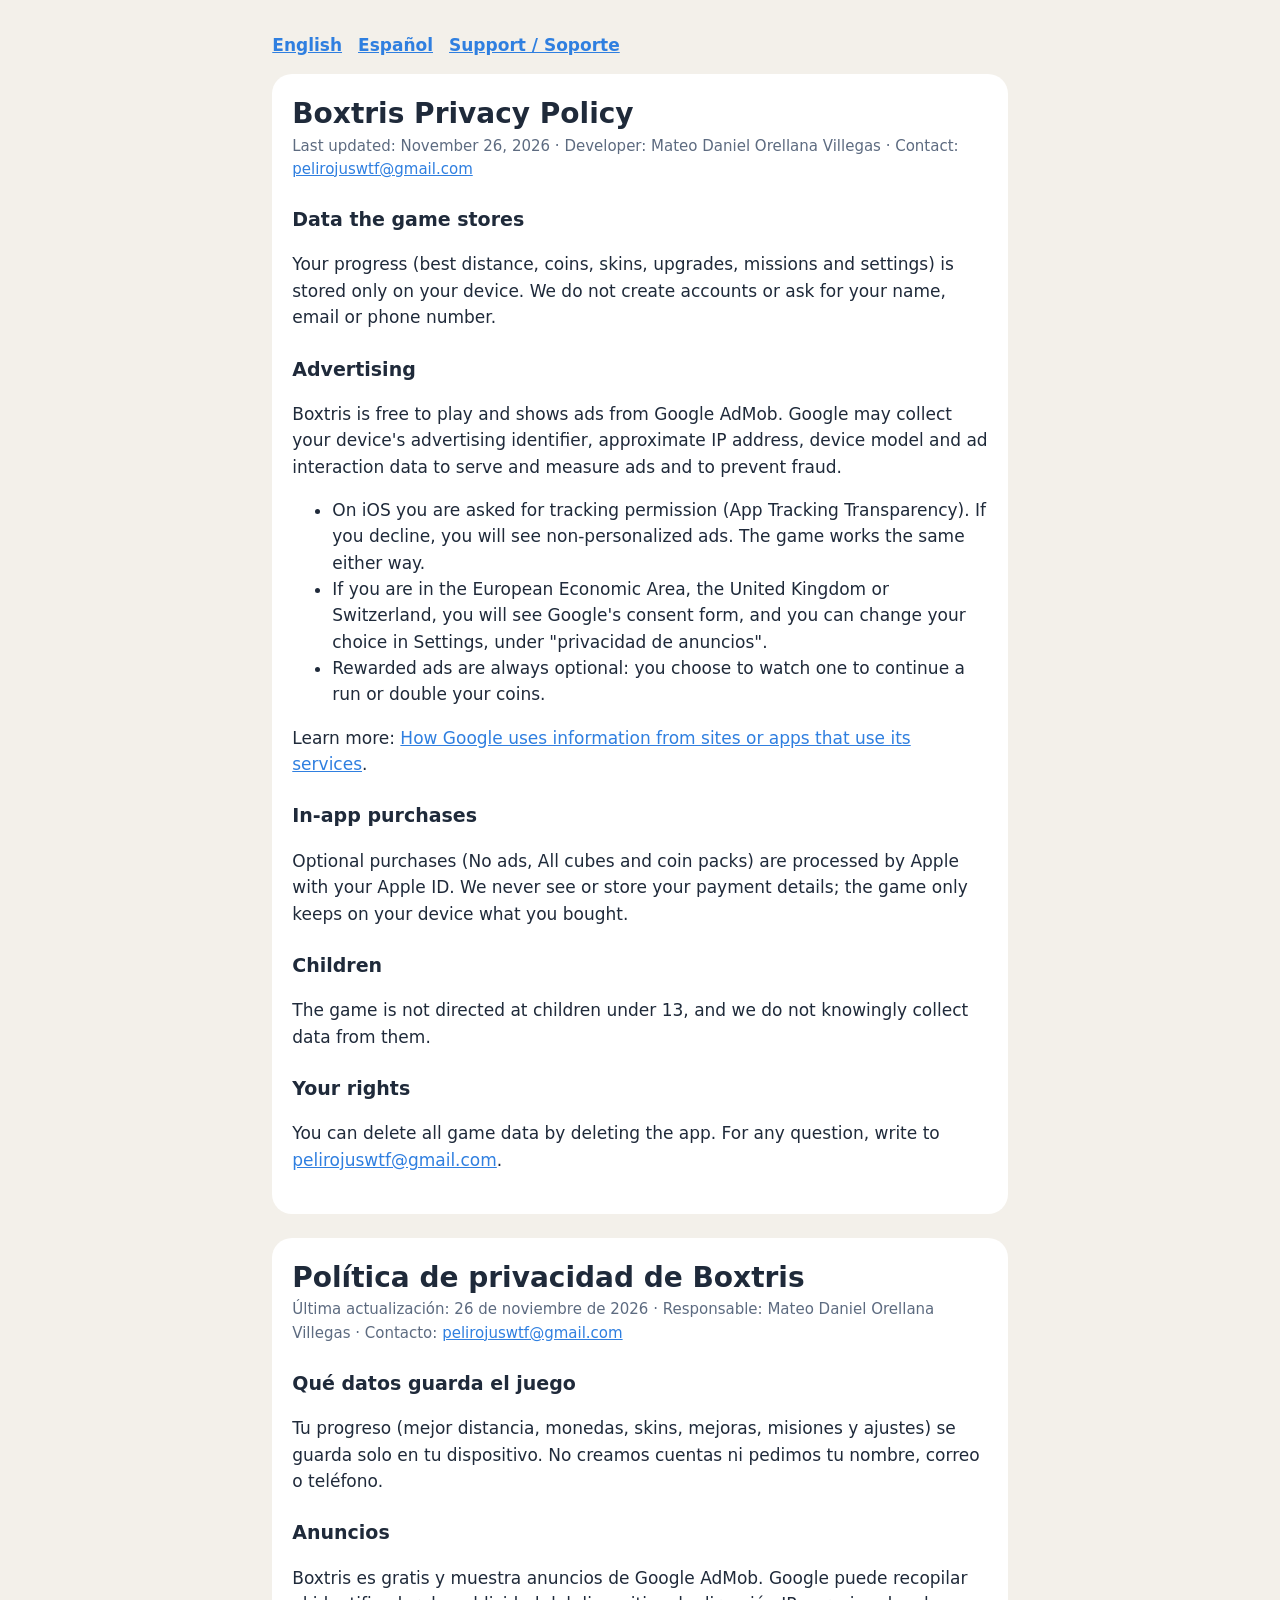
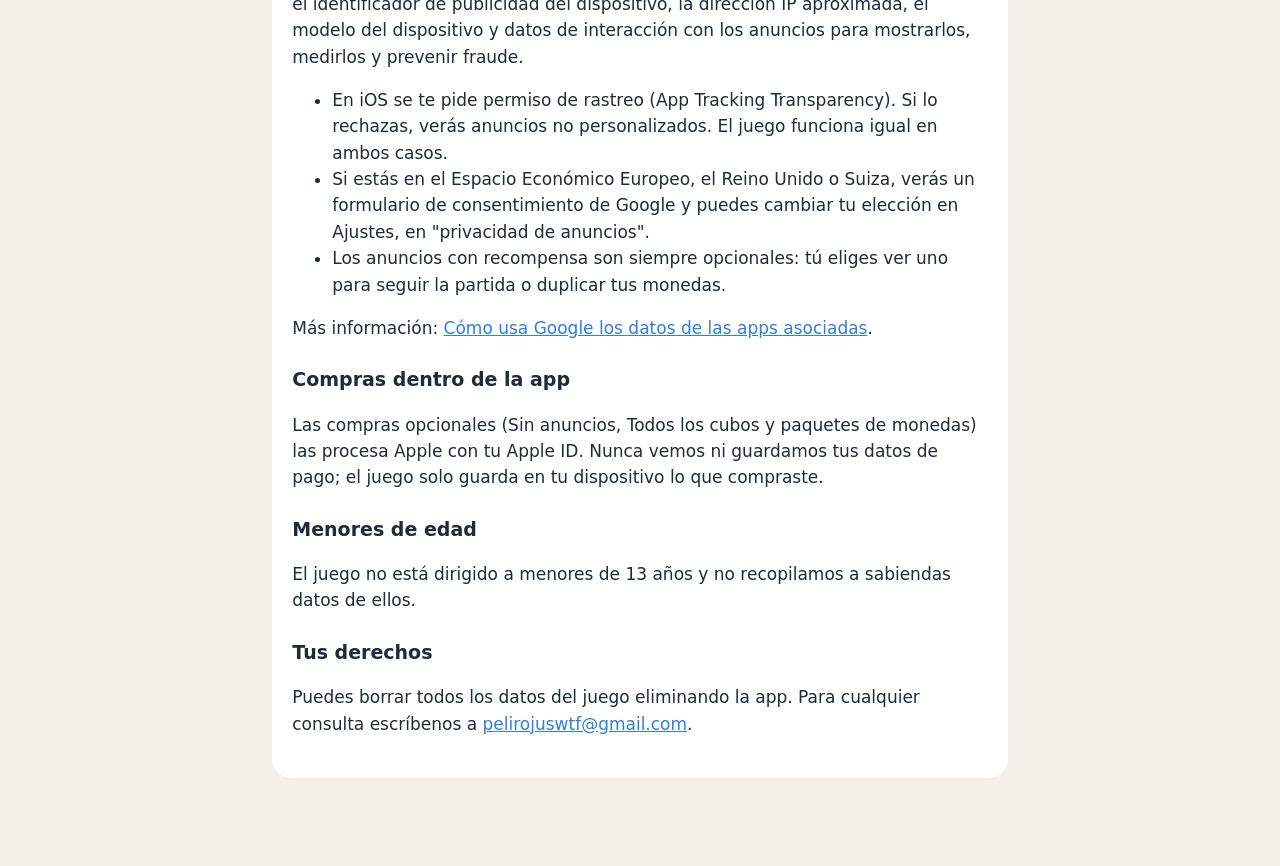
<file: boxtris/privacy.html>
<!doctype html>
<html lang="en">
<head>
<meta charset="utf-8">
<meta name="viewport" content="width=device-width, initial-scale=1">
<title>Boxtris · Privacy Policy</title>
<style>
  :root{--bg:#f3f0ea;--card:#fff;--ink:#1f2a3a;--muted:#5d6b80;--accent:#2f7fe0}
  @media (prefers-color-scheme: dark){:root{--bg:#121820;--card:#1b2430;--ink:#e6edf5;--muted:#9aa8ba;--accent:#6aa8ff}}
  body{margin:0;background:var(--bg);color:var(--ink);font:17px/1.55 "Segoe UI", system-ui, -apple-system, sans-serif}
  main{max-width:68ch;margin:0 auto;padding:32px 16px 64px}
  section{background:var(--card);border-radius:20px;padding:24px 20px;margin-bottom:24px}
  h1{font-size:28px;line-height:1.15;margin:0 0 4px}
  h2{font-size:19px;margin:24px 0 6px}
  p,li{color:var(--ink)}
  a{color:var(--accent)}
  .meta{color:var(--muted);font-size:15px;margin:0}
  nav{display:flex;gap:16px;margin-bottom:16px;font-weight:600}
</style>
</head>
<body>
<main>
  <nav><a href="#en">English</a><a href="#es">Español</a><a href="support.html">Support / Soporte</a></nav>

  <section id="en" lang="en">
    <h1>Boxtris Privacy Policy</h1>
    <p class="meta">Last updated: November 26, 2026 · Developer: Mateo Daniel Orellana Villegas · Contact: <a href="mailto:pelirojuswtf@gmail.com">pelirojuswtf@gmail.com</a></p>

    <h2>Data the game stores</h2>
    <p>Your progress (best distance, coins, skins, upgrades, missions and settings) is stored only on your device. We do not create accounts or ask for your name, email or phone number.</p>

    <h2>Advertising</h2>
    <p>Boxtris is free to play and shows ads from Google AdMob. Google may collect your device's advertising identifier, approximate IP address, device model and ad interaction data to serve and measure ads and to prevent fraud.</p>
    <ul>
      <li>On iOS you are asked for tracking permission (App Tracking Transparency). If you decline, you will see non-personalized ads. The game works the same either way.</li>
      <li>If you are in the European Economic Area, the United Kingdom or Switzerland, you will see Google's consent form, and you can change your choice in Settings, under "privacidad de anuncios".</li>
      <li>Rewarded ads are always optional: you choose to watch one to continue a run or double your coins.</li>
    </ul>
    <p>Learn more: <a href="https://policies.google.com/technologies/partner-sites">How Google uses information from sites or apps that use its services</a>.</p>

    <h2>In-app purchases</h2>
    <p>Optional purchases (No ads, All cubes and coin packs) are processed by Apple with your Apple ID. We never see or store your payment details; the game only keeps on your device what you bought.</p>

    <h2>Children</h2>
    <p>The game is not directed at children under 13, and we do not knowingly collect data from them.</p>

    <h2>Your rights</h2>
    <p>You can delete all game data by deleting the app. For any question, write to <a href="mailto:pelirojuswtf@gmail.com">pelirojuswtf@gmail.com</a>.</p>
  </section>

  <section id="es" lang="es">
    <h1>Política de privacidad de Boxtris</h1>
    <p class="meta">Última actualización: 26 de noviembre de 2026 · Responsable: Mateo Daniel Orellana Villegas · Contacto: <a href="mailto:pelirojuswtf@gmail.com">pelirojuswtf@gmail.com</a></p>

    <h2>Qué datos guarda el juego</h2>
    <p>Tu progreso (mejor distancia, monedas, skins, mejoras, misiones y ajustes) se guarda solo en tu dispositivo. No creamos cuentas ni pedimos tu nombre, correo o teléfono.</p>

    <h2>Anuncios</h2>
    <p>Boxtris es gratis y muestra anuncios de Google AdMob. Google puede recopilar el identificador de publicidad del dispositivo, la dirección IP aproximada, el modelo del dispositivo y datos de interacción con los anuncios para mostrarlos, medirlos y prevenir fraude.</p>
    <ul>
      <li>En iOS se te pide permiso de rastreo (App Tracking Transparency). Si lo rechazas, verás anuncios no personalizados. El juego funciona igual en ambos casos.</li>
      <li>Si estás en el Espacio Económico Europeo, el Reino Unido o Suiza, verás un formulario de consentimiento de Google y puedes cambiar tu elección en Ajustes, en "privacidad de anuncios".</li>
      <li>Los anuncios con recompensa son siempre opcionales: tú eliges ver uno para seguir la partida o duplicar tus monedas.</li>
    </ul>
    <p>Más información: <a href="https://policies.google.com/technologies/partner-sites">Cómo usa Google los datos de las apps asociadas</a>.</p>

    <h2>Compras dentro de la app</h2>
    <p>Las compras opcionales (Sin anuncios, Todos los cubos y paquetes de monedas) las procesa Apple con tu Apple ID. Nunca vemos ni guardamos tus datos de pago; el juego solo guarda en tu dispositivo lo que compraste.</p>

    <h2>Menores de edad</h2>
    <p>El juego no está dirigido a menores de 13 años y no recopilamos a sabiendas datos de ellos.</p>

    <h2>Tus derechos</h2>
    <p>Puedes borrar todos los datos del juego eliminando la app. Para cualquier consulta escríbenos a <a href="mailto:pelirojuswtf@gmail.com">pelirojuswtf@gmail.com</a>.</p>
  </section>
</main>
</body>
</html>
</file>
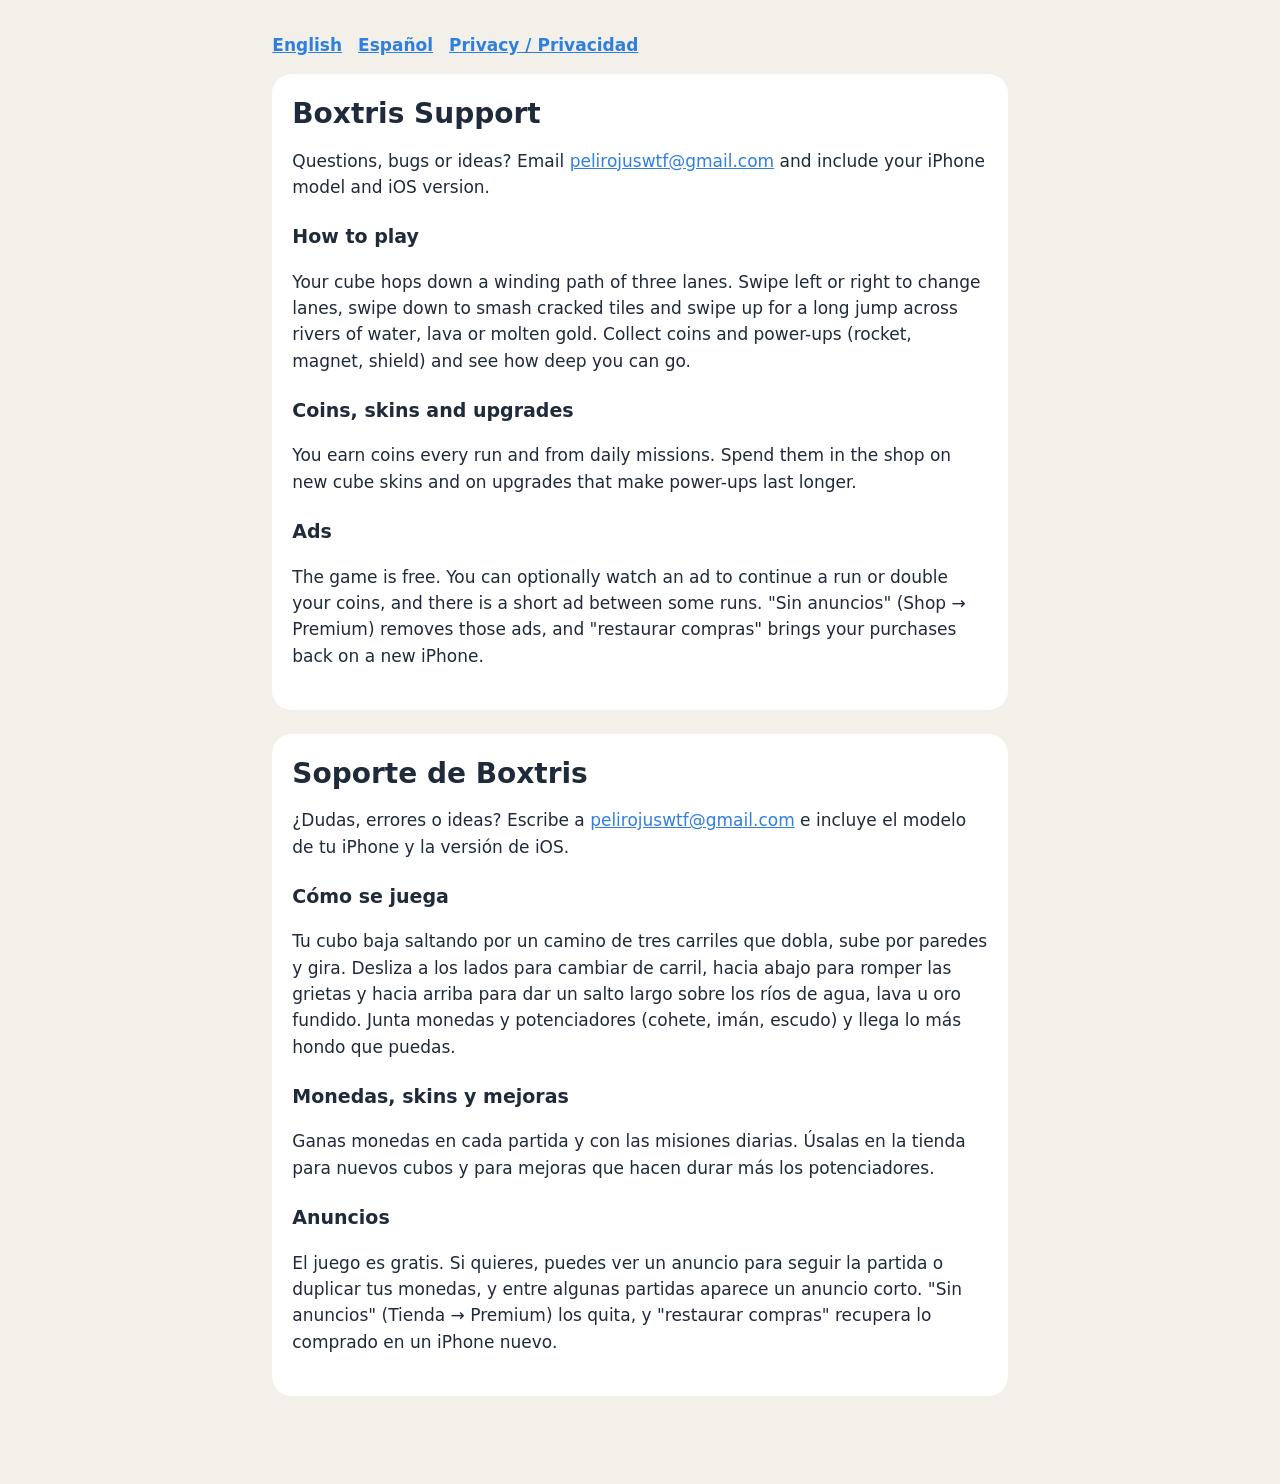
<file: boxtris/support.html>
<!doctype html>
<html lang="en">
<head>
<meta charset="utf-8">
<meta name="viewport" content="width=device-width, initial-scale=1">
<title>Boxtris · Support</title>
<style>
  :root{--bg:#f3f0ea;--card:#fff;--ink:#1f2a3a;--muted:#5d6b80;--accent:#2f7fe0}
  @media (prefers-color-scheme: dark){:root{--bg:#121820;--card:#1b2430;--ink:#e6edf5;--muted:#9aa8ba;--accent:#6aa8ff}}
  body{margin:0;background:var(--bg);color:var(--ink);font:17px/1.55 "Segoe UI", system-ui, -apple-system, sans-serif}
  main{max-width:68ch;margin:0 auto;padding:32px 16px 64px}
  section{background:var(--card);border-radius:20px;padding:24px 20px;margin-bottom:24px}
  h1{font-size:28px;line-height:1.15;margin:0 0 8px}
  h2{font-size:19px;margin:22px 0 6px}
  a{color:var(--accent)}
  nav{display:flex;gap:16px;margin-bottom:16px;font-weight:600}
</style>
</head>
<body>
<main>
  <nav><a href="#en">English</a><a href="#es">Español</a><a href="privacy.html">Privacy / Privacidad</a></nav>

  <section id="en" lang="en">
    <h1>Boxtris Support</h1>
    <p>Questions, bugs or ideas? Email <a href="mailto:pelirojuswtf@gmail.com?subject=Boxtris">pelirojuswtf@gmail.com</a> and include your iPhone model and iOS version.</p>
    <h2>How to play</h2>
    <p>Your cube hops down a winding path of three lanes. Swipe left or right to change lanes, swipe down to smash cracked tiles and swipe up for a long jump across rivers of water, lava or molten gold. Collect coins and power-ups (rocket, magnet, shield) and see how deep you can go.</p>
    <h2>Coins, skins and upgrades</h2>
    <p>You earn coins every run and from daily missions. Spend them in the shop on new cube skins and on upgrades that make power-ups last longer.</p>
    <h2>Ads</h2>
    <p>The game is free. You can optionally watch an ad to continue a run or double your coins, and there is a short ad between some runs. "Sin anuncios" (Shop → Premium) removes those ads, and "restaurar compras" brings your purchases back on a new iPhone.</p>
  </section>

  <section id="es" lang="es">
    <h1>Soporte de Boxtris</h1>
    <p>¿Dudas, errores o ideas? Escribe a <a href="mailto:pelirojuswtf@gmail.com?subject=Boxtris">pelirojuswtf@gmail.com</a> e incluye el modelo de tu iPhone y la versión de iOS.</p>
    <h2>Cómo se juega</h2>
    <p>Tu cubo baja saltando por un camino de tres carriles que dobla, sube por paredes y gira. Desliza a los lados para cambiar de carril, hacia abajo para romper las grietas y hacia arriba para dar un salto largo sobre los ríos de agua, lava u oro fundido. Junta monedas y potenciadores (cohete, imán, escudo) y llega lo más hondo que puedas.</p>
    <h2>Monedas, skins y mejoras</h2>
    <p>Ganas monedas en cada partida y con las misiones diarias. Úsalas en la tienda para nuevos cubos y para mejoras que hacen durar más los potenciadores.</p>
    <h2>Anuncios</h2>
    <p>El juego es gratis. Si quieres, puedes ver un anuncio para seguir la partida o duplicar tus monedas, y entre algunas partidas aparece un anuncio corto. "Sin anuncios" (Tienda → Premium) los quita, y "restaurar compras" recupera lo comprado en un iPhone nuevo.</p>
  </section>
</main>
</body>
</html>
</file>
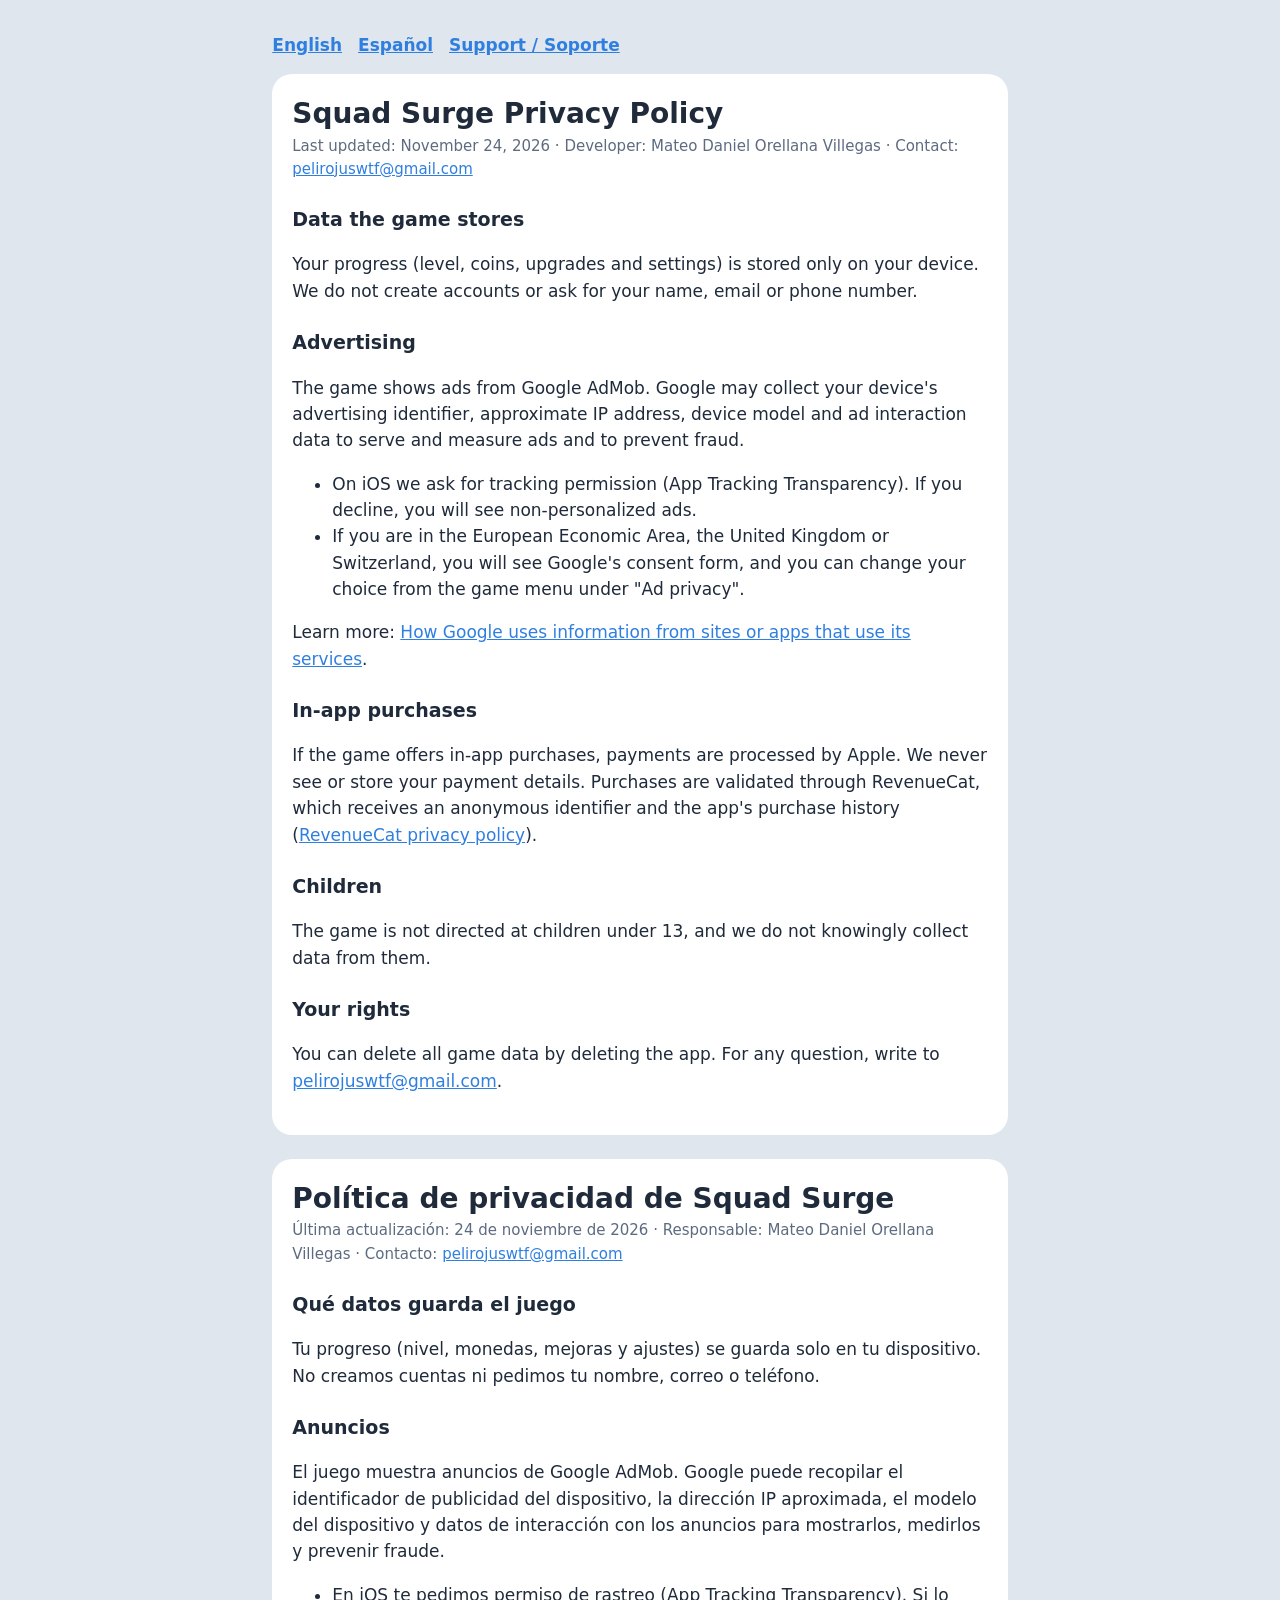
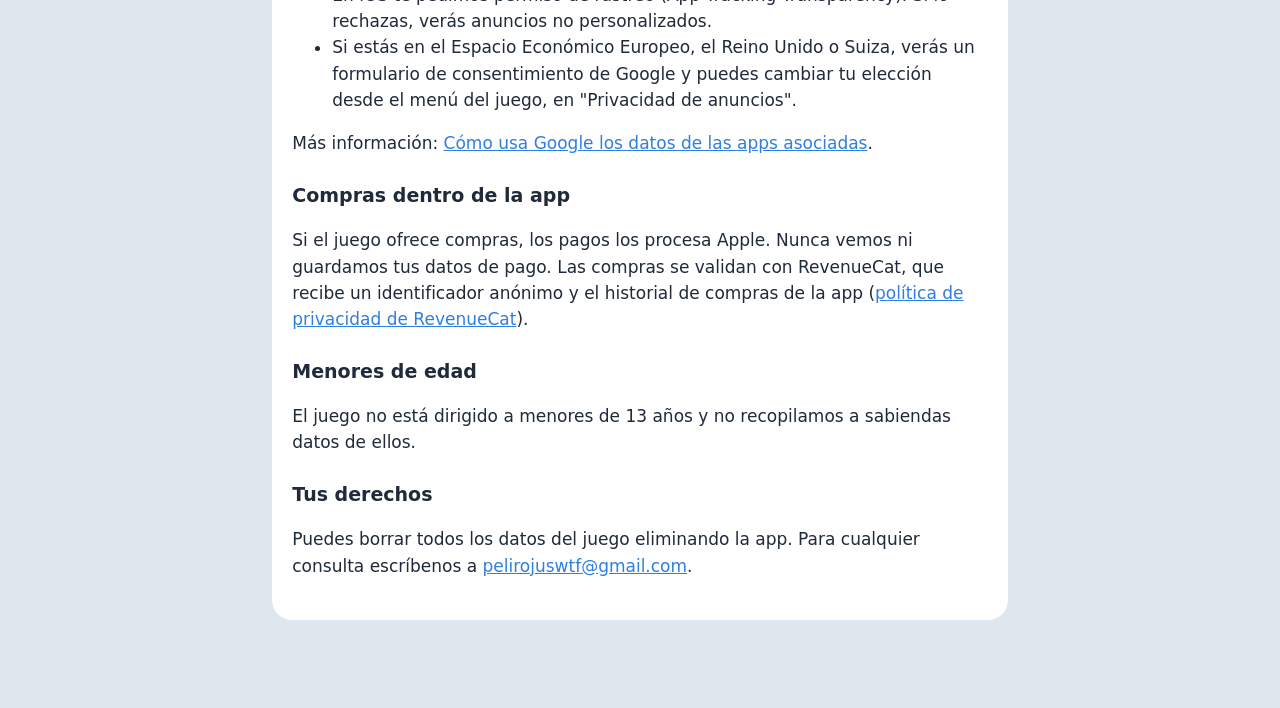
<file: squad-surge/privacy.html>
<!doctype html>
<html lang="en">
<head>
<meta charset="utf-8">
<meta name="viewport" content="width=device-width, initial-scale=1">
<title>Squad Surge · Privacy Policy</title>
<style>
  :root{--bg:#dfe6ee;--card:#fff;--ink:#1f2a3a;--muted:#5d6b80;--accent:#2f7fe0}
  @media (prefers-color-scheme: dark){:root{--bg:#121820;--card:#1b2430;--ink:#e6edf5;--muted:#9aa8ba;--accent:#6aa8ff}}
  body{margin:0;background:var(--bg);color:var(--ink);font:17px/1.55 "Segoe UI", system-ui, -apple-system, sans-serif}
  main{max-width:68ch;margin:0 auto;padding:32px 16px 64px}
  section{background:var(--card);border-radius:20px;padding:24px 20px;margin-bottom:24px}
  h1{font-size:28px;line-height:1.15;margin:0 0 4px}
  h2{font-size:19px;margin:24px 0 6px}
  p,li{color:var(--ink)}
  a{color:var(--accent)}
  .meta{color:var(--muted);font-size:15px;margin:0}
  nav{display:flex;gap:16px;margin-bottom:16px;font-weight:600}
</style>
</head>
<body>
<main>
  <nav><a href="#en">English</a><a href="#es">Español</a><a href="support.html">Support / Soporte</a></nav>

  <section id="en" lang="en">
    <h1>Squad Surge Privacy Policy</h1>
    <p class="meta">Last updated: November 24, 2026 · Developer: Mateo Daniel Orellana Villegas · Contact: <a href="mailto:pelirojuswtf@gmail.com">pelirojuswtf@gmail.com</a></p>

    <h2>Data the game stores</h2>
    <p>Your progress (level, coins, upgrades and settings) is stored only on your device. We do not create accounts or ask for your name, email or phone number.</p>

    <h2>Advertising</h2>
    <p>The game shows ads from Google AdMob. Google may collect your device's advertising identifier, approximate IP address, device model and ad interaction data to serve and measure ads and to prevent fraud.</p>
    <ul>
      <li>On iOS we ask for tracking permission (App Tracking Transparency). If you decline, you will see non-personalized ads.</li>
      <li>If you are in the European Economic Area, the United Kingdom or Switzerland, you will see Google's consent form, and you can change your choice from the game menu under "Ad privacy".</li>
    </ul>
    <p>Learn more: <a href="https://policies.google.com/technologies/partner-sites">How Google uses information from sites or apps that use its services</a>.</p>

    <h2>In-app purchases</h2>
    <p>If the game offers in-app purchases, payments are processed by Apple. We never see or store your payment details. Purchases are validated through RevenueCat, which receives an anonymous identifier and the app's purchase history (<a href="https://www.revenuecat.com/privacy">RevenueCat privacy policy</a>).</p>

    <h2>Children</h2>
    <p>The game is not directed at children under 13, and we do not knowingly collect data from them.</p>

    <h2>Your rights</h2>
    <p>You can delete all game data by deleting the app. For any question, write to <a href="mailto:pelirojuswtf@gmail.com">pelirojuswtf@gmail.com</a>.</p>
  </section>

  <section id="es" lang="es">
    <h1>Política de privacidad de Squad Surge</h1>
    <p class="meta">Última actualización: 24 de noviembre de 2026 · Responsable: Mateo Daniel Orellana Villegas · Contacto: <a href="mailto:pelirojuswtf@gmail.com">pelirojuswtf@gmail.com</a></p>

    <h2>Qué datos guarda el juego</h2>
    <p>Tu progreso (nivel, monedas, mejoras y ajustes) se guarda solo en tu dispositivo. No creamos cuentas ni pedimos tu nombre, correo o teléfono.</p>

    <h2>Anuncios</h2>
    <p>El juego muestra anuncios de Google AdMob. Google puede recopilar el identificador de publicidad del dispositivo, la dirección IP aproximada, el modelo del dispositivo y datos de interacción con los anuncios para mostrarlos, medirlos y prevenir fraude.</p>
    <ul>
      <li>En iOS te pedimos permiso de rastreo (App Tracking Transparency). Si lo rechazas, verás anuncios no personalizados.</li>
      <li>Si estás en el Espacio Económico Europeo, el Reino Unido o Suiza, verás un formulario de consentimiento de Google y puedes cambiar tu elección desde el menú del juego, en "Privacidad de anuncios".</li>
    </ul>
    <p>Más información: <a href="https://policies.google.com/technologies/partner-sites">Cómo usa Google los datos de las apps asociadas</a>.</p>

    <h2>Compras dentro de la app</h2>
    <p>Si el juego ofrece compras, los pagos los procesa Apple. Nunca vemos ni guardamos tus datos de pago. Las compras se validan con RevenueCat, que recibe un identificador anónimo y el historial de compras de la app (<a href="https://www.revenuecat.com/privacy">política de privacidad de RevenueCat</a>).</p>

    <h2>Menores de edad</h2>
    <p>El juego no está dirigido a menores de 13 años y no recopilamos a sabiendas datos de ellos.</p>

    <h2>Tus derechos</h2>
    <p>Puedes borrar todos los datos del juego eliminando la app. Para cualquier consulta escríbenos a <a href="mailto:pelirojuswtf@gmail.com">pelirojuswtf@gmail.com</a>.</p>
  </section>
</main>
</body>
</html>
</file>
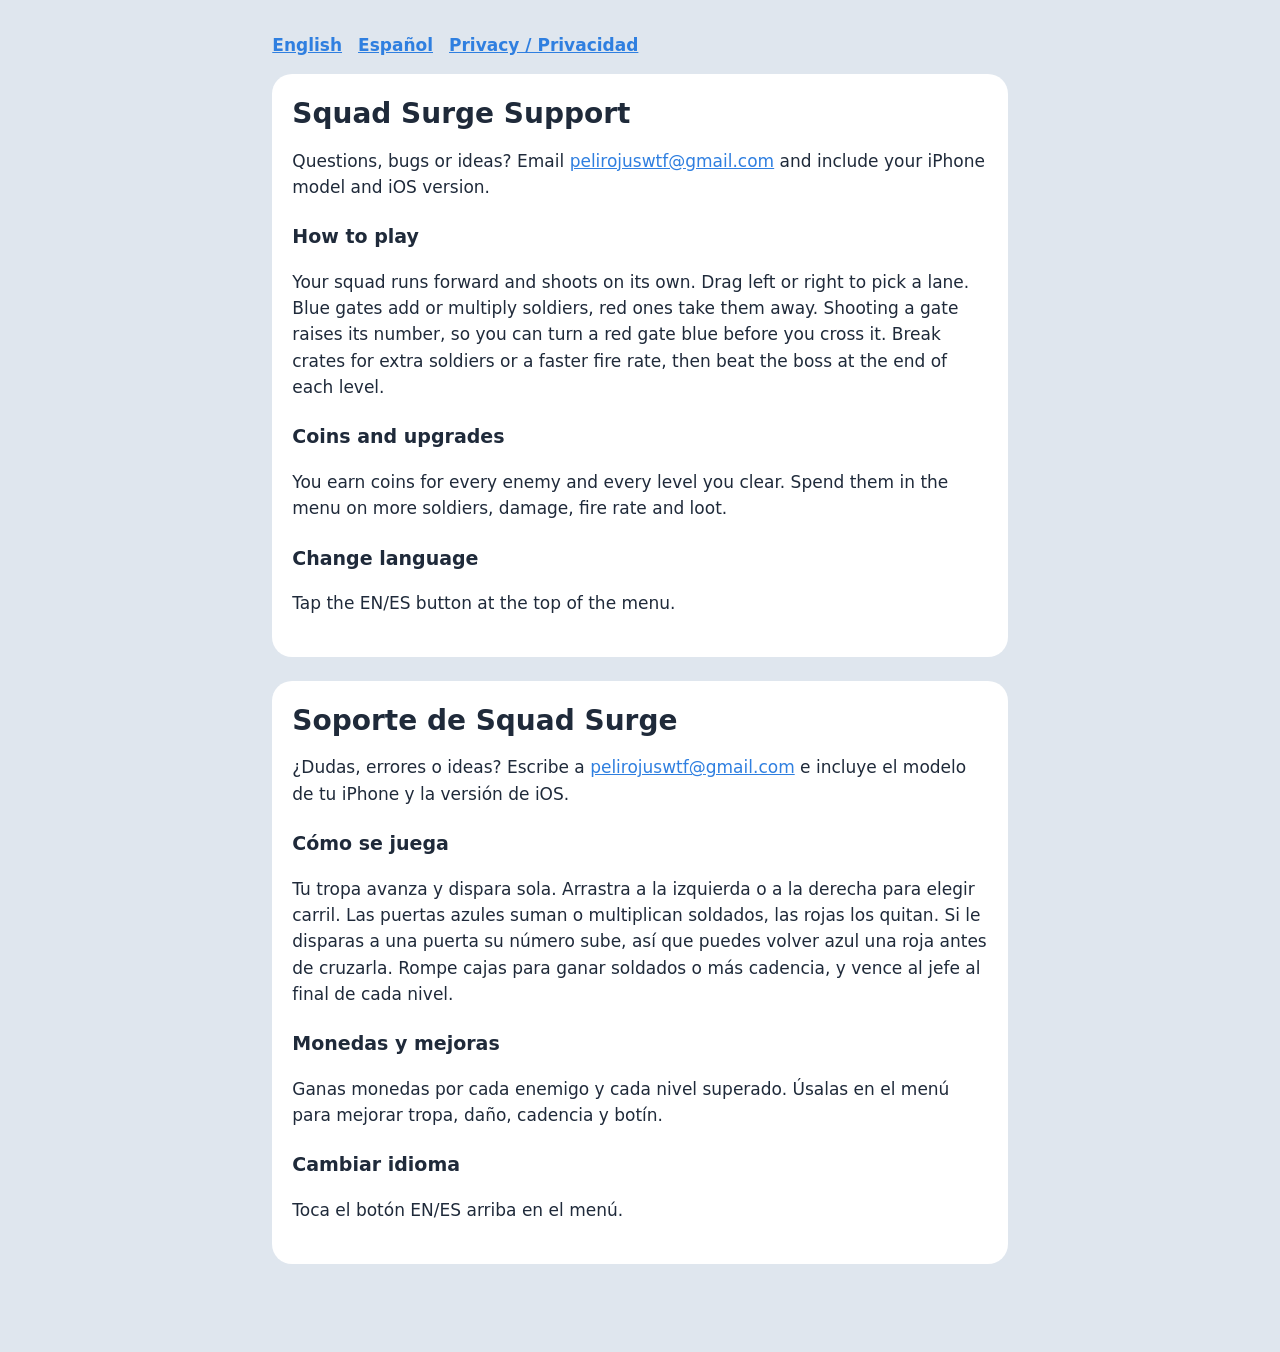
<file: squad-surge/support.html>
<!doctype html>
<html lang="en">
<head>
<meta charset="utf-8">
<meta name="viewport" content="width=device-width, initial-scale=1">
<title>Squad Surge · Support</title>
<style>
  :root{--bg:#dfe6ee;--card:#fff;--ink:#1f2a3a;--muted:#5d6b80;--accent:#2f7fe0}
  @media (prefers-color-scheme: dark){:root{--bg:#121820;--card:#1b2430;--ink:#e6edf5;--muted:#9aa8ba;--accent:#6aa8ff}}
  body{margin:0;background:var(--bg);color:var(--ink);font:17px/1.55 "Segoe UI", system-ui, -apple-system, sans-serif}
  main{max-width:68ch;margin:0 auto;padding:32px 16px 64px}
  section{background:var(--card);border-radius:20px;padding:24px 20px;margin-bottom:24px}
  h1{font-size:28px;line-height:1.15;margin:0 0 8px}
  h2{font-size:19px;margin:22px 0 6px}
  a{color:var(--accent)}
  nav{display:flex;gap:16px;margin-bottom:16px;font-weight:600}
</style>
</head>
<body>
<main>
  <nav><a href="#en">English</a><a href="#es">Español</a><a href="privacy.html">Privacy / Privacidad</a></nav>

  <section id="en" lang="en">
    <h1>Squad Surge Support</h1>
    <p>Questions, bugs or ideas? Email <a href="mailto:pelirojuswtf@gmail.com?subject=Squad%20Surge">pelirojuswtf@gmail.com</a> and include your iPhone model and iOS version.</p>
    <h2>How to play</h2>
    <p>Your squad runs forward and shoots on its own. Drag left or right to pick a lane. Blue gates add or multiply soldiers, red ones take them away. Shooting a gate raises its number, so you can turn a red gate blue before you cross it. Break crates for extra soldiers or a faster fire rate, then beat the boss at the end of each level.</p>
    <h2>Coins and upgrades</h2>
    <p>You earn coins for every enemy and every level you clear. Spend them in the menu on more soldiers, damage, fire rate and loot.</p>
    <h2>Change language</h2>
    <p>Tap the EN/ES button at the top of the menu.</p>
  </section>

  <section id="es" lang="es">
    <h1>Soporte de Squad Surge</h1>
    <p>¿Dudas, errores o ideas? Escribe a <a href="mailto:pelirojuswtf@gmail.com?subject=Squad%20Surge">pelirojuswtf@gmail.com</a> e incluye el modelo de tu iPhone y la versión de iOS.</p>
    <h2>Cómo se juega</h2>
    <p>Tu tropa avanza y dispara sola. Arrastra a la izquierda o a la derecha para elegir carril. Las puertas azules suman o multiplican soldados, las rojas los quitan. Si le disparas a una puerta su número sube, así que puedes volver azul una roja antes de cruzarla. Rompe cajas para ganar soldados o más cadencia, y vence al jefe al final de cada nivel.</p>
    <h2>Monedas y mejoras</h2>
    <p>Ganas monedas por cada enemigo y cada nivel superado. Úsalas en el menú para mejorar tropa, daño, cadencia y botín.</p>
    <h2>Cambiar idioma</h2>
    <p>Toca el botón EN/ES arriba en el menú.</p>
  </section>
</main>
</body>
</html>
</file>
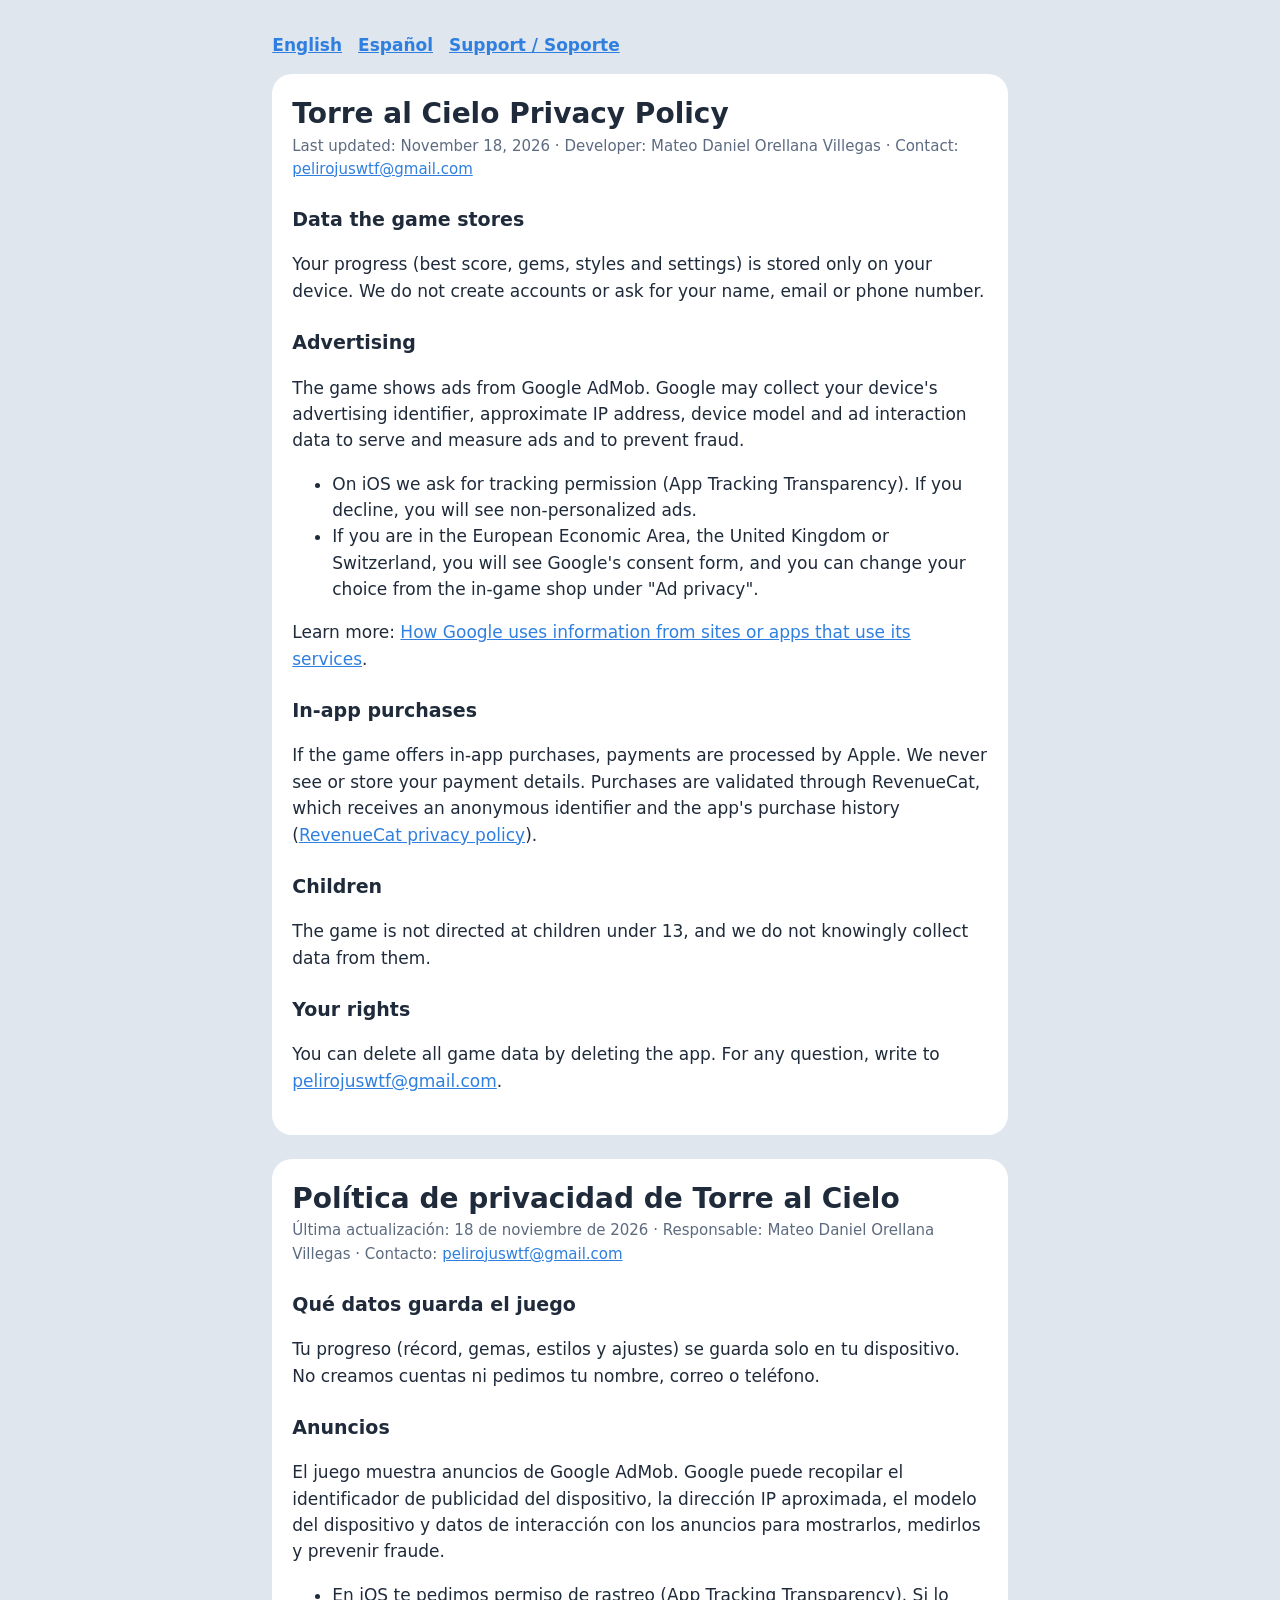
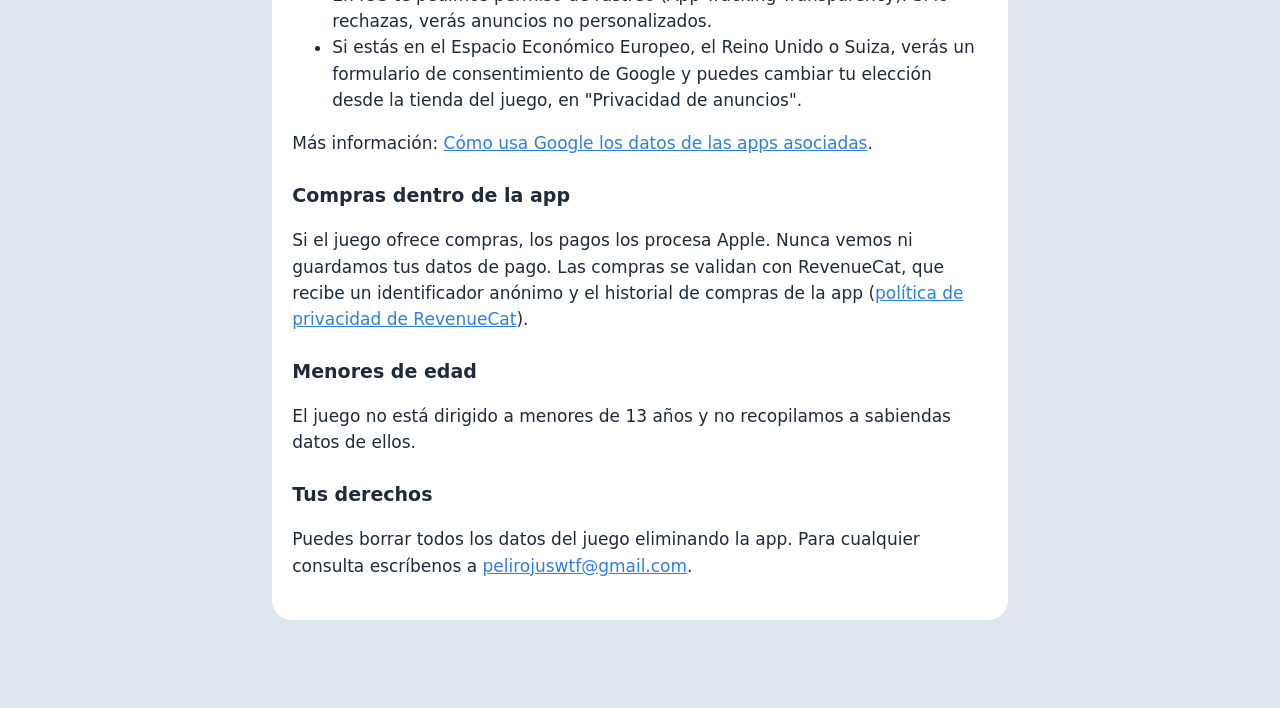
<file: torre-al-cielo/privacy.html>
<!doctype html>
<html lang="en">
<head>
<meta charset="utf-8">
<meta name="viewport" content="width=device-width, initial-scale=1">
<title>Torre al Cielo · Privacy Policy</title>
<style>
  :root{--bg:#dfe6ee;--card:#fff;--ink:#1f2a3a;--muted:#5d6b80;--accent:#2f7fe0}
  @media (prefers-color-scheme: dark){:root{--bg:#121820;--card:#1b2430;--ink:#e6edf5;--muted:#9aa8ba;--accent:#6aa8ff}}
  body{margin:0;background:var(--bg);color:var(--ink);font:17px/1.55 "Segoe UI", system-ui, -apple-system, sans-serif}
  main{max-width:68ch;margin:0 auto;padding:32px 16px 64px}
  section{background:var(--card);border-radius:20px;padding:24px 20px;margin-bottom:24px}
  h1{font-size:28px;line-height:1.15;margin:0 0 4px}
  h2{font-size:19px;margin:24px 0 6px}
  p,li{color:var(--ink)}
  a{color:var(--accent)}
  .meta{color:var(--muted);font-size:15px;margin:0}
  nav{display:flex;gap:16px;margin-bottom:16px;font-weight:600}
</style>
</head>
<body>
<main>
  <nav><a href="#en">English</a><a href="#es">Español</a><a href="support.html">Support / Soporte</a></nav>

  <section id="en" lang="en">
    <h1>Torre al Cielo Privacy Policy</h1>
    <p class="meta">Last updated: November 18, 2026 · Developer: Mateo Daniel Orellana Villegas · Contact: <a href="mailto:pelirojuswtf@gmail.com">pelirojuswtf@gmail.com</a></p>

    <h2>Data the game stores</h2>
    <p>Your progress (best score, gems, styles and settings) is stored only on your device. We do not create accounts or ask for your name, email or phone number.</p>

    <h2>Advertising</h2>
    <p>The game shows ads from Google AdMob. Google may collect your device's advertising identifier, approximate IP address, device model and ad interaction data to serve and measure ads and to prevent fraud.</p>
    <ul>
      <li>On iOS we ask for tracking permission (App Tracking Transparency). If you decline, you will see non-personalized ads.</li>
      <li>If you are in the European Economic Area, the United Kingdom or Switzerland, you will see Google's consent form, and you can change your choice from the in-game shop under "Ad privacy".</li>
    </ul>
    <p>Learn more: <a href="https://policies.google.com/technologies/partner-sites">How Google uses information from sites or apps that use its services</a>.</p>

    <h2>In-app purchases</h2>
    <p>If the game offers in-app purchases, payments are processed by Apple. We never see or store your payment details. Purchases are validated through RevenueCat, which receives an anonymous identifier and the app's purchase history (<a href="https://www.revenuecat.com/privacy">RevenueCat privacy policy</a>).</p>

    <h2>Children</h2>
    <p>The game is not directed at children under 13, and we do not knowingly collect data from them.</p>

    <h2>Your rights</h2>
    <p>You can delete all game data by deleting the app. For any question, write to <a href="mailto:pelirojuswtf@gmail.com">pelirojuswtf@gmail.com</a>.</p>
  </section>

  <section id="es" lang="es">
    <h1>Política de privacidad de Torre al Cielo</h1>
    <p class="meta">Última actualización: 18 de noviembre de 2026 · Responsable: Mateo Daniel Orellana Villegas · Contacto: <a href="mailto:pelirojuswtf@gmail.com">pelirojuswtf@gmail.com</a></p>

    <h2>Qué datos guarda el juego</h2>
    <p>Tu progreso (récord, gemas, estilos y ajustes) se guarda solo en tu dispositivo. No creamos cuentas ni pedimos tu nombre, correo o teléfono.</p>

    <h2>Anuncios</h2>
    <p>El juego muestra anuncios de Google AdMob. Google puede recopilar el identificador de publicidad del dispositivo, la dirección IP aproximada, el modelo del dispositivo y datos de interacción con los anuncios para mostrarlos, medirlos y prevenir fraude.</p>
    <ul>
      <li>En iOS te pedimos permiso de rastreo (App Tracking Transparency). Si lo rechazas, verás anuncios no personalizados.</li>
      <li>Si estás en el Espacio Económico Europeo, el Reino Unido o Suiza, verás un formulario de consentimiento de Google y puedes cambiar tu elección desde la tienda del juego, en "Privacidad de anuncios".</li>
    </ul>
    <p>Más información: <a href="https://policies.google.com/technologies/partner-sites">Cómo usa Google los datos de las apps asociadas</a>.</p>

    <h2>Compras dentro de la app</h2>
    <p>Si el juego ofrece compras, los pagos los procesa Apple. Nunca vemos ni guardamos tus datos de pago. Las compras se validan con RevenueCat, que recibe un identificador anónimo y el historial de compras de la app (<a href="https://www.revenuecat.com/privacy">política de privacidad de RevenueCat</a>).</p>

    <h2>Menores de edad</h2>
    <p>El juego no está dirigido a menores de 13 años y no recopilamos a sabiendas datos de ellos.</p>

    <h2>Tus derechos</h2>
    <p>Puedes borrar todos los datos del juego eliminando la app. Para cualquier consulta escríbenos a <a href="mailto:pelirojuswtf@gmail.com">pelirojuswtf@gmail.com</a>.</p>
  </section>
</main>
</body>
</html>
</file>
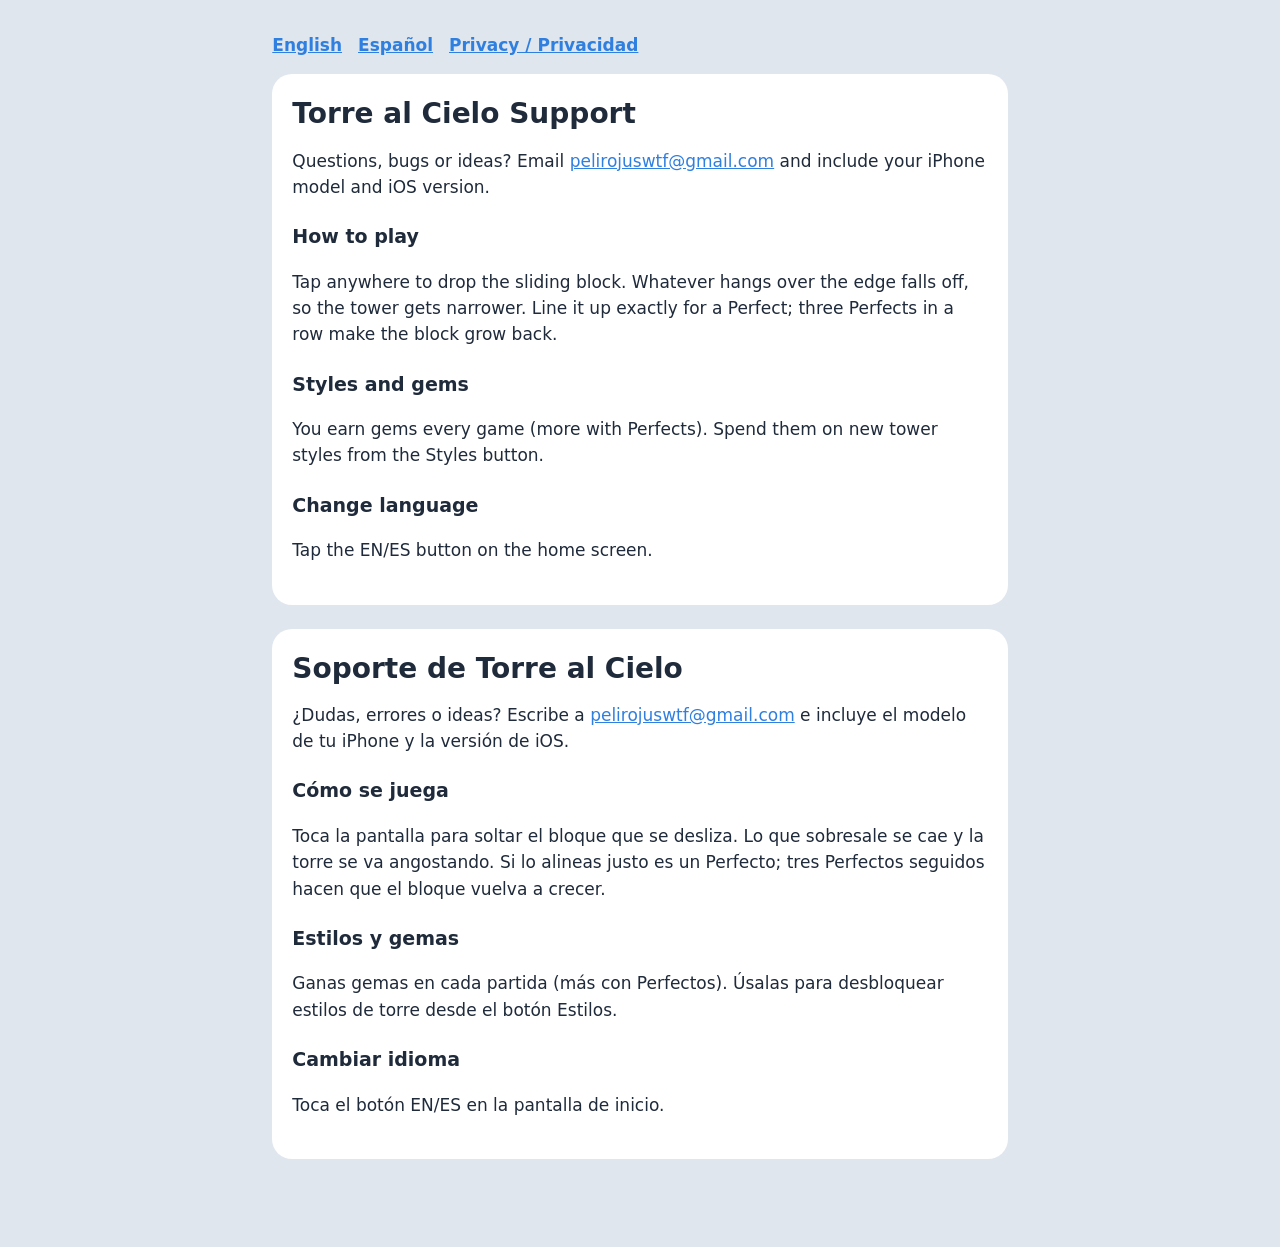
<file: torre-al-cielo/support.html>
<!doctype html>
<html lang="en">
<head>
<meta charset="utf-8">
<meta name="viewport" content="width=device-width, initial-scale=1">
<title>Torre al Cielo · Support</title>
<style>
  :root{--bg:#dfe6ee;--card:#fff;--ink:#1f2a3a;--muted:#5d6b80;--accent:#2f7fe0}
  @media (prefers-color-scheme: dark){:root{--bg:#121820;--card:#1b2430;--ink:#e6edf5;--muted:#9aa8ba;--accent:#6aa8ff}}
  body{margin:0;background:var(--bg);color:var(--ink);font:17px/1.55 "Segoe UI", system-ui, -apple-system, sans-serif}
  main{max-width:68ch;margin:0 auto;padding:32px 16px 64px}
  section{background:var(--card);border-radius:20px;padding:24px 20px;margin-bottom:24px}
  h1{font-size:28px;line-height:1.15;margin:0 0 8px}
  h2{font-size:19px;margin:22px 0 6px}
  a{color:var(--accent)}
  nav{display:flex;gap:16px;margin-bottom:16px;font-weight:600}
</style>
</head>
<body>
<main>
  <nav><a href="#en">English</a><a href="#es">Español</a><a href="privacy.html">Privacy / Privacidad</a></nav>

  <section id="en" lang="en">
    <h1>Torre al Cielo Support</h1>
    <p>Questions, bugs or ideas? Email <a href="mailto:pelirojuswtf@gmail.com?subject=Torre%20al%20Cielo">pelirojuswtf@gmail.com</a> and include your iPhone model and iOS version.</p>
    <h2>How to play</h2>
    <p>Tap anywhere to drop the sliding block. Whatever hangs over the edge falls off, so the tower gets narrower. Line it up exactly for a Perfect; three Perfects in a row make the block grow back.</p>
    <h2>Styles and gems</h2>
    <p>You earn gems every game (more with Perfects). Spend them on new tower styles from the Styles button.</p>
    <h2>Change language</h2>
    <p>Tap the EN/ES button on the home screen.</p>
  </section>

  <section id="es" lang="es">
    <h1>Soporte de Torre al Cielo</h1>
    <p>¿Dudas, errores o ideas? Escribe a <a href="mailto:pelirojuswtf@gmail.com?subject=Torre%20al%20Cielo">pelirojuswtf@gmail.com</a> e incluye el modelo de tu iPhone y la versión de iOS.</p>
    <h2>Cómo se juega</h2>
    <p>Toca la pantalla para soltar el bloque que se desliza. Lo que sobresale se cae y la torre se va angostando. Si lo alineas justo es un Perfecto; tres Perfectos seguidos hacen que el bloque vuelva a crecer.</p>
    <h2>Estilos y gemas</h2>
    <p>Ganas gemas en cada partida (más con Perfectos). Úsalas para desbloquear estilos de torre desde el botón Estilos.</p>
    <h2>Cambiar idioma</h2>
    <p>Toca el botón EN/ES en la pantalla de inicio.</p>
  </section>
</main>
</body>
</html>
</file>
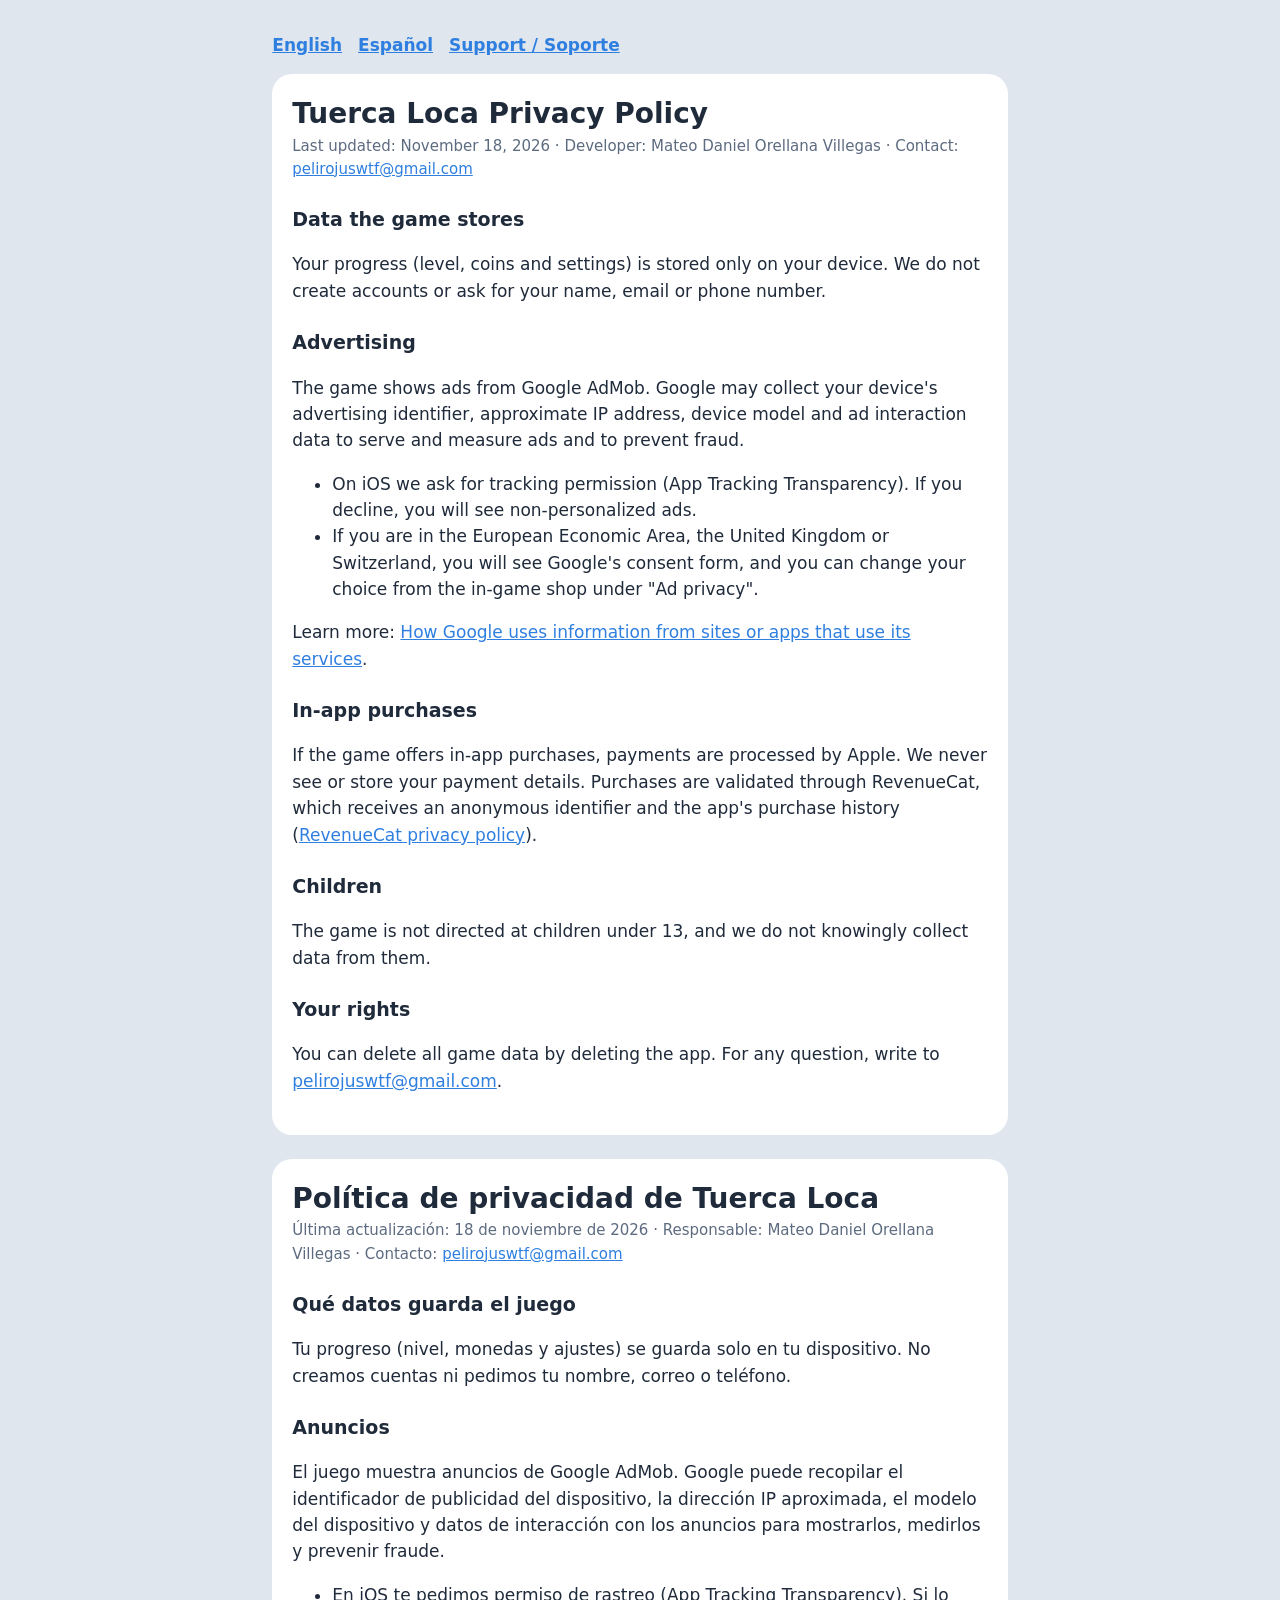
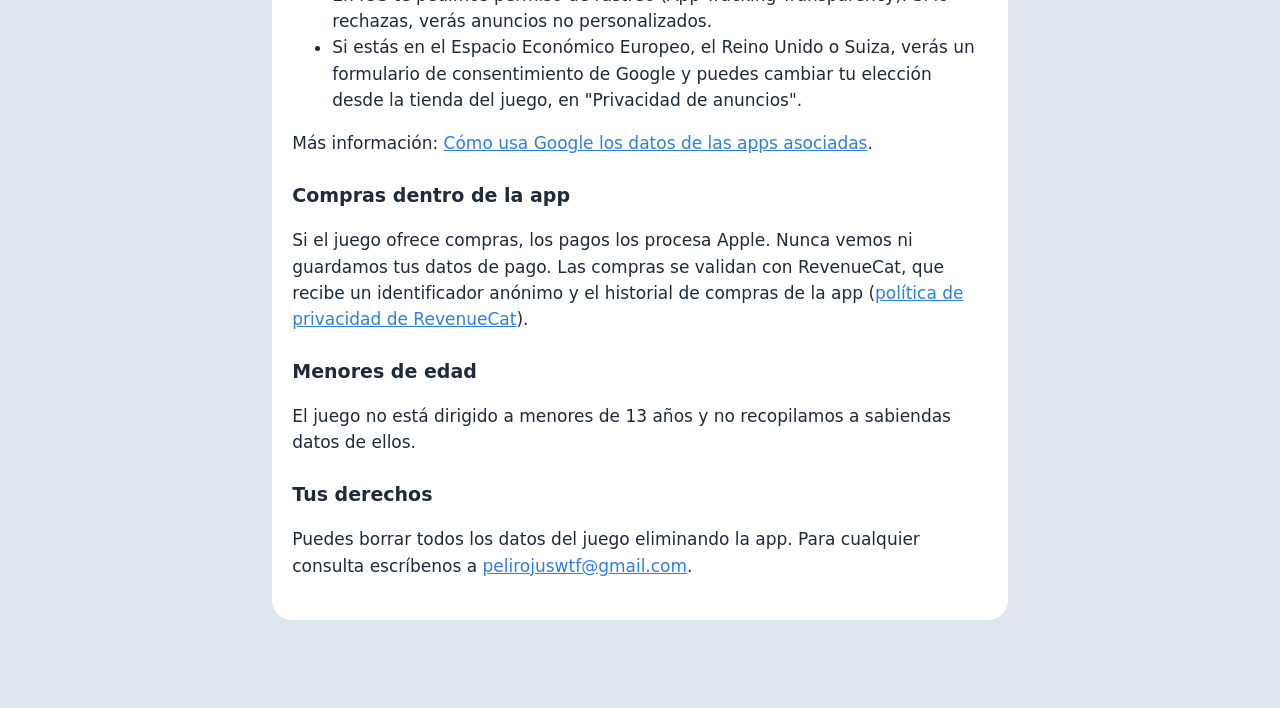
<file: tuerca-loca/privacy.html>
<!doctype html>
<html lang="en">
<head>
<meta charset="utf-8">
<meta name="viewport" content="width=device-width, initial-scale=1">
<title>Tuerca Loca · Privacy Policy</title>
<style>
  :root{--bg:#dfe6ee;--card:#fff;--ink:#1f2a3a;--muted:#5d6b80;--accent:#2f7fe0}
  @media (prefers-color-scheme: dark){:root{--bg:#121820;--card:#1b2430;--ink:#e6edf5;--muted:#9aa8ba;--accent:#6aa8ff}}
  body{margin:0;background:var(--bg);color:var(--ink);font:17px/1.55 "Segoe UI", system-ui, -apple-system, sans-serif}
  main{max-width:68ch;margin:0 auto;padding:32px 16px 64px}
  section{background:var(--card);border-radius:20px;padding:24px 20px;margin-bottom:24px}
  h1{font-size:28px;line-height:1.15;margin:0 0 4px}
  h2{font-size:19px;margin:24px 0 6px}
  p,li{color:var(--ink)}
  a{color:var(--accent)}
  .meta{color:var(--muted);font-size:15px;margin:0}
  nav{display:flex;gap:16px;margin-bottom:16px;font-weight:600}
</style>
</head>
<body>
<main>
  <nav><a href="#en">English</a><a href="#es">Español</a><a href="support.html">Support / Soporte</a></nav>

  <section id="en" lang="en">
    <h1>Tuerca Loca Privacy Policy</h1>
    <p class="meta">Last updated: November 18, 2026 · Developer: Mateo Daniel Orellana Villegas · Contact: <a href="mailto:pelirojuswtf@gmail.com">pelirojuswtf@gmail.com</a></p>

    <h2>Data the game stores</h2>
    <p>Your progress (level, coins and settings) is stored only on your device. We do not create accounts or ask for your name, email or phone number.</p>

    <h2>Advertising</h2>
    <p>The game shows ads from Google AdMob. Google may collect your device's advertising identifier, approximate IP address, device model and ad interaction data to serve and measure ads and to prevent fraud.</p>
    <ul>
      <li>On iOS we ask for tracking permission (App Tracking Transparency). If you decline, you will see non-personalized ads.</li>
      <li>If you are in the European Economic Area, the United Kingdom or Switzerland, you will see Google's consent form, and you can change your choice from the in-game shop under "Ad privacy".</li>
    </ul>
    <p>Learn more: <a href="https://policies.google.com/technologies/partner-sites">How Google uses information from sites or apps that use its services</a>.</p>

    <h2>In-app purchases</h2>
    <p>If the game offers in-app purchases, payments are processed by Apple. We never see or store your payment details. Purchases are validated through RevenueCat, which receives an anonymous identifier and the app's purchase history (<a href="https://www.revenuecat.com/privacy">RevenueCat privacy policy</a>).</p>

    <h2>Children</h2>
    <p>The game is not directed at children under 13, and we do not knowingly collect data from them.</p>

    <h2>Your rights</h2>
    <p>You can delete all game data by deleting the app. For any question, write to <a href="mailto:pelirojuswtf@gmail.com">pelirojuswtf@gmail.com</a>.</p>
  </section>

  <section id="es" lang="es">
    <h1>Política de privacidad de Tuerca Loca</h1>
    <p class="meta">Última actualización: 18 de noviembre de 2026 · Responsable: Mateo Daniel Orellana Villegas · Contacto: <a href="mailto:pelirojuswtf@gmail.com">pelirojuswtf@gmail.com</a></p>

    <h2>Qué datos guarda el juego</h2>
    <p>Tu progreso (nivel, monedas y ajustes) se guarda solo en tu dispositivo. No creamos cuentas ni pedimos tu nombre, correo o teléfono.</p>

    <h2>Anuncios</h2>
    <p>El juego muestra anuncios de Google AdMob. Google puede recopilar el identificador de publicidad del dispositivo, la dirección IP aproximada, el modelo del dispositivo y datos de interacción con los anuncios para mostrarlos, medirlos y prevenir fraude.</p>
    <ul>
      <li>En iOS te pedimos permiso de rastreo (App Tracking Transparency). Si lo rechazas, verás anuncios no personalizados.</li>
      <li>Si estás en el Espacio Económico Europeo, el Reino Unido o Suiza, verás un formulario de consentimiento de Google y puedes cambiar tu elección desde la tienda del juego, en "Privacidad de anuncios".</li>
    </ul>
    <p>Más información: <a href="https://policies.google.com/technologies/partner-sites">Cómo usa Google los datos de las apps asociadas</a>.</p>

    <h2>Compras dentro de la app</h2>
    <p>Si el juego ofrece compras, los pagos los procesa Apple. Nunca vemos ni guardamos tus datos de pago. Las compras se validan con RevenueCat, que recibe un identificador anónimo y el historial de compras de la app (<a href="https://www.revenuecat.com/privacy">política de privacidad de RevenueCat</a>).</p>

    <h2>Menores de edad</h2>
    <p>El juego no está dirigido a menores de 13 años y no recopilamos a sabiendas datos de ellos.</p>

    <h2>Tus derechos</h2>
    <p>Puedes borrar todos los datos del juego eliminando la app. Para cualquier consulta escríbenos a <a href="mailto:pelirojuswtf@gmail.com">pelirojuswtf@gmail.com</a>.</p>
  </section>
</main>
</body>
</html>
</file>
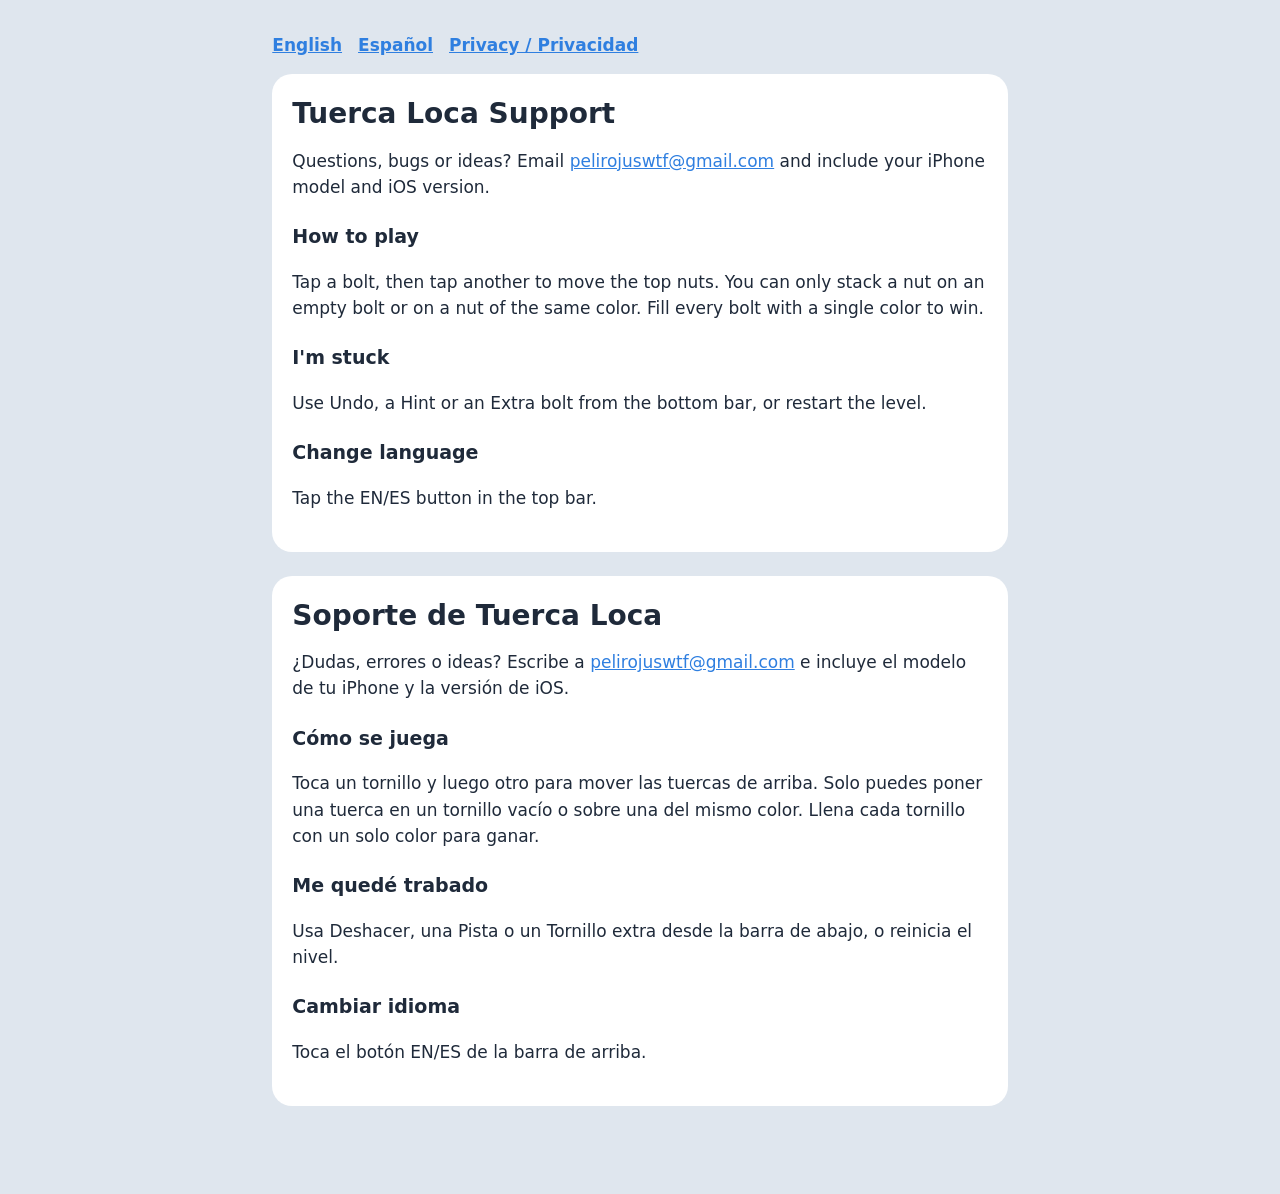
<file: tuerca-loca/support.html>
<!doctype html>
<html lang="en">
<head>
<meta charset="utf-8">
<meta name="viewport" content="width=device-width, initial-scale=1">
<title>Tuerca Loca · Support</title>
<style>
  :root{--bg:#dfe6ee;--card:#fff;--ink:#1f2a3a;--muted:#5d6b80;--accent:#2f7fe0}
  @media (prefers-color-scheme: dark){:root{--bg:#121820;--card:#1b2430;--ink:#e6edf5;--muted:#9aa8ba;--accent:#6aa8ff}}
  body{margin:0;background:var(--bg);color:var(--ink);font:17px/1.55 "Segoe UI", system-ui, -apple-system, sans-serif}
  main{max-width:68ch;margin:0 auto;padding:32px 16px 64px}
  section{background:var(--card);border-radius:20px;padding:24px 20px;margin-bottom:24px}
  h1{font-size:28px;line-height:1.15;margin:0 0 8px}
  h2{font-size:19px;margin:22px 0 6px}
  a{color:var(--accent)}
  nav{display:flex;gap:16px;margin-bottom:16px;font-weight:600}
</style>
</head>
<body>
<main>
  <nav><a href="#en">English</a><a href="#es">Español</a><a href="privacy.html">Privacy / Privacidad</a></nav>

  <section id="en" lang="en">
    <h1>Tuerca Loca Support</h1>
    <p>Questions, bugs or ideas? Email <a href="mailto:pelirojuswtf@gmail.com?subject=Tuerca%20Loca">pelirojuswtf@gmail.com</a> and include your iPhone model and iOS version.</p>
    <h2>How to play</h2>
    <p>Tap a bolt, then tap another to move the top nuts. You can only stack a nut on an empty bolt or on a nut of the same color. Fill every bolt with a single color to win.</p>
    <h2>I'm stuck</h2>
    <p>Use Undo, a Hint or an Extra bolt from the bottom bar, or restart the level.</p>
    <h2>Change language</h2>
    <p>Tap the EN/ES button in the top bar.</p>
  </section>

  <section id="es" lang="es">
    <h1>Soporte de Tuerca Loca</h1>
    <p>¿Dudas, errores o ideas? Escribe a <a href="mailto:pelirojuswtf@gmail.com?subject=Tuerca%20Loca">pelirojuswtf@gmail.com</a> e incluye el modelo de tu iPhone y la versión de iOS.</p>
    <h2>Cómo se juega</h2>
    <p>Toca un tornillo y luego otro para mover las tuercas de arriba. Solo puedes poner una tuerca en un tornillo vacío o sobre una del mismo color. Llena cada tornillo con un solo color para ganar.</p>
    <h2>Me quedé trabado</h2>
    <p>Usa Deshacer, una Pista o un Tornillo extra desde la barra de abajo, o reinicia el nivel.</p>
    <h2>Cambiar idioma</h2>
    <p>Toca el botón EN/ES de la barra de arriba.</p>
  </section>
</main>
</body>
</html>
</file>
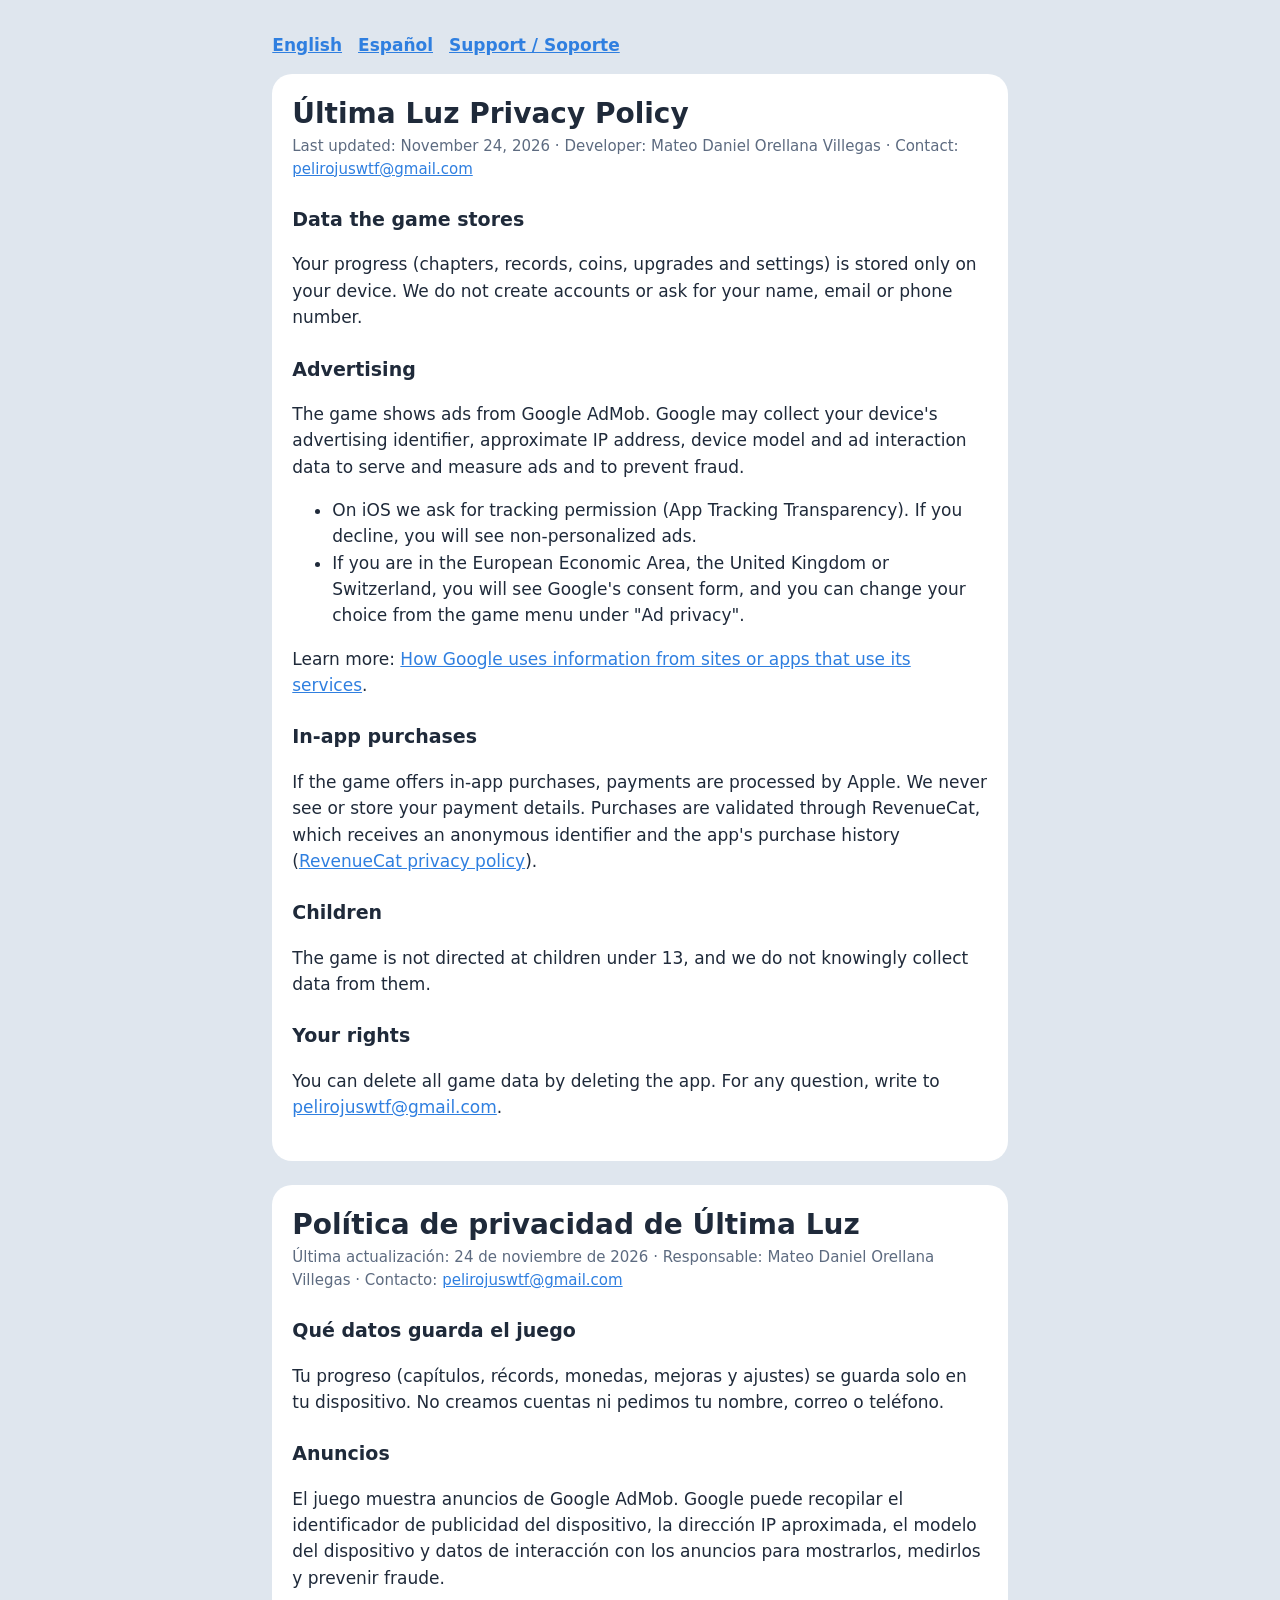
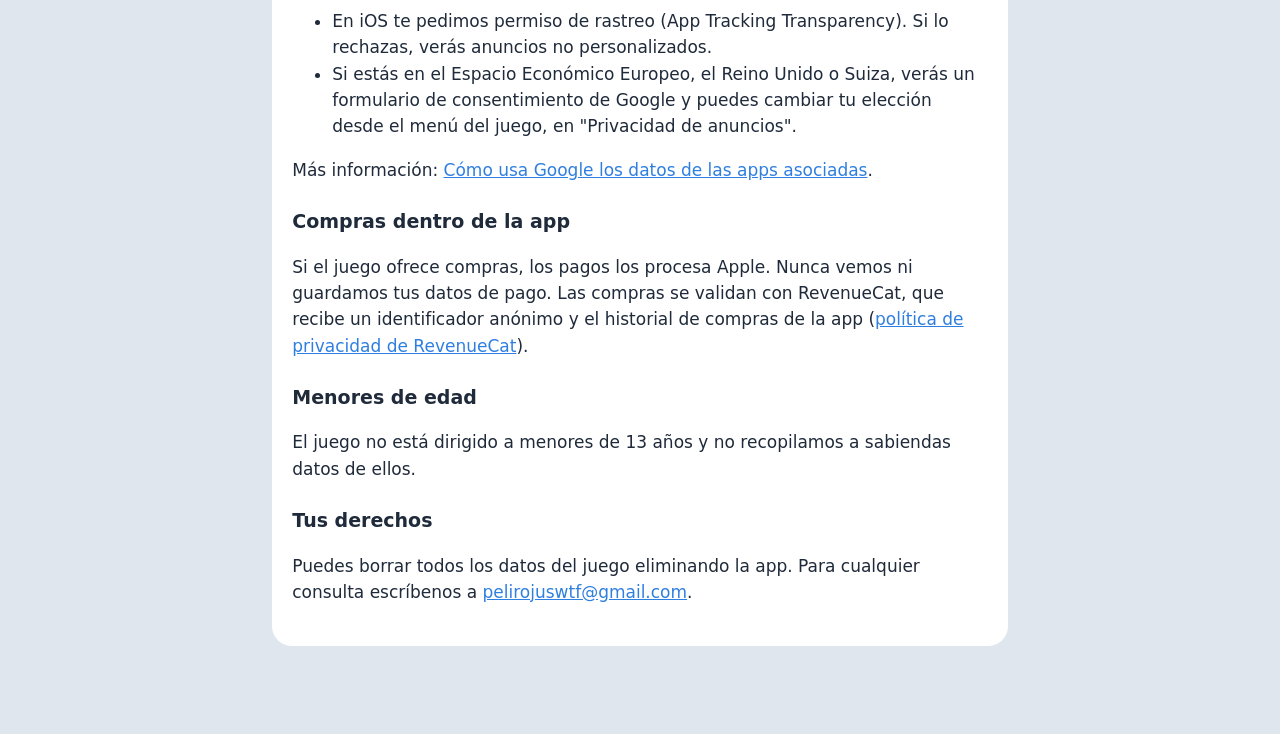
<file: ultima-luz/privacy.html>
<!doctype html>
<html lang="en">
<head>
<meta charset="utf-8">
<meta name="viewport" content="width=device-width, initial-scale=1">
<title>Última Luz · Privacy Policy</title>
<style>
  :root{--bg:#dfe6ee;--card:#fff;--ink:#1f2a3a;--muted:#5d6b80;--accent:#2f7fe0}
  @media (prefers-color-scheme: dark){:root{--bg:#121820;--card:#1b2430;--ink:#e6edf5;--muted:#9aa8ba;--accent:#6aa8ff}}
  body{margin:0;background:var(--bg);color:var(--ink);font:17px/1.55 "Segoe UI", system-ui, -apple-system, sans-serif}
  main{max-width:68ch;margin:0 auto;padding:32px 16px 64px}
  section{background:var(--card);border-radius:20px;padding:24px 20px;margin-bottom:24px}
  h1{font-size:28px;line-height:1.15;margin:0 0 4px}
  h2{font-size:19px;margin:24px 0 6px}
  p,li{color:var(--ink)}
  a{color:var(--accent)}
  .meta{color:var(--muted);font-size:15px;margin:0}
  nav{display:flex;gap:16px;margin-bottom:16px;font-weight:600}
</style>
</head>
<body>
<main>
  <nav><a href="#en">English</a><a href="#es">Español</a><a href="support.html">Support / Soporte</a></nav>

  <section id="en" lang="en">
    <h1>Última Luz Privacy Policy</h1>
    <p class="meta">Last updated: November 24, 2026 · Developer: Mateo Daniel Orellana Villegas · Contact: <a href="mailto:pelirojuswtf@gmail.com">pelirojuswtf@gmail.com</a></p>

    <h2>Data the game stores</h2>
    <p>Your progress (chapters, records, coins, upgrades and settings) is stored only on your device. We do not create accounts or ask for your name, email or phone number.</p>

    <h2>Advertising</h2>
    <p>The game shows ads from Google AdMob. Google may collect your device's advertising identifier, approximate IP address, device model and ad interaction data to serve and measure ads and to prevent fraud.</p>
    <ul>
      <li>On iOS we ask for tracking permission (App Tracking Transparency). If you decline, you will see non-personalized ads.</li>
      <li>If you are in the European Economic Area, the United Kingdom or Switzerland, you will see Google's consent form, and you can change your choice from the game menu under "Ad privacy".</li>
    </ul>
    <p>Learn more: <a href="https://policies.google.com/technologies/partner-sites">How Google uses information from sites or apps that use its services</a>.</p>

    <h2>In-app purchases</h2>
    <p>If the game offers in-app purchases, payments are processed by Apple. We never see or store your payment details. Purchases are validated through RevenueCat, which receives an anonymous identifier and the app's purchase history (<a href="https://www.revenuecat.com/privacy">RevenueCat privacy policy</a>).</p>

    <h2>Children</h2>
    <p>The game is not directed at children under 13, and we do not knowingly collect data from them.</p>

    <h2>Your rights</h2>
    <p>You can delete all game data by deleting the app. For any question, write to <a href="mailto:pelirojuswtf@gmail.com">pelirojuswtf@gmail.com</a>.</p>
  </section>

  <section id="es" lang="es">
    <h1>Política de privacidad de Última Luz</h1>
    <p class="meta">Última actualización: 24 de noviembre de 2026 · Responsable: Mateo Daniel Orellana Villegas · Contacto: <a href="mailto:pelirojuswtf@gmail.com">pelirojuswtf@gmail.com</a></p>

    <h2>Qué datos guarda el juego</h2>
    <p>Tu progreso (capítulos, récords, monedas, mejoras y ajustes) se guarda solo en tu dispositivo. No creamos cuentas ni pedimos tu nombre, correo o teléfono.</p>

    <h2>Anuncios</h2>
    <p>El juego muestra anuncios de Google AdMob. Google puede recopilar el identificador de publicidad del dispositivo, la dirección IP aproximada, el modelo del dispositivo y datos de interacción con los anuncios para mostrarlos, medirlos y prevenir fraude.</p>
    <ul>
      <li>En iOS te pedimos permiso de rastreo (App Tracking Transparency). Si lo rechazas, verás anuncios no personalizados.</li>
      <li>Si estás en el Espacio Económico Europeo, el Reino Unido o Suiza, verás un formulario de consentimiento de Google y puedes cambiar tu elección desde el menú del juego, en "Privacidad de anuncios".</li>
    </ul>
    <p>Más información: <a href="https://policies.google.com/technologies/partner-sites">Cómo usa Google los datos de las apps asociadas</a>.</p>

    <h2>Compras dentro de la app</h2>
    <p>Si el juego ofrece compras, los pagos los procesa Apple. Nunca vemos ni guardamos tus datos de pago. Las compras se validan con RevenueCat, que recibe un identificador anónimo y el historial de compras de la app (<a href="https://www.revenuecat.com/privacy">política de privacidad de RevenueCat</a>).</p>

    <h2>Menores de edad</h2>
    <p>El juego no está dirigido a menores de 13 años y no recopilamos a sabiendas datos de ellos.</p>

    <h2>Tus derechos</h2>
    <p>Puedes borrar todos los datos del juego eliminando la app. Para cualquier consulta escríbenos a <a href="mailto:pelirojuswtf@gmail.com">pelirojuswtf@gmail.com</a>.</p>
  </section>
</main>
</body>
</html>
</file>
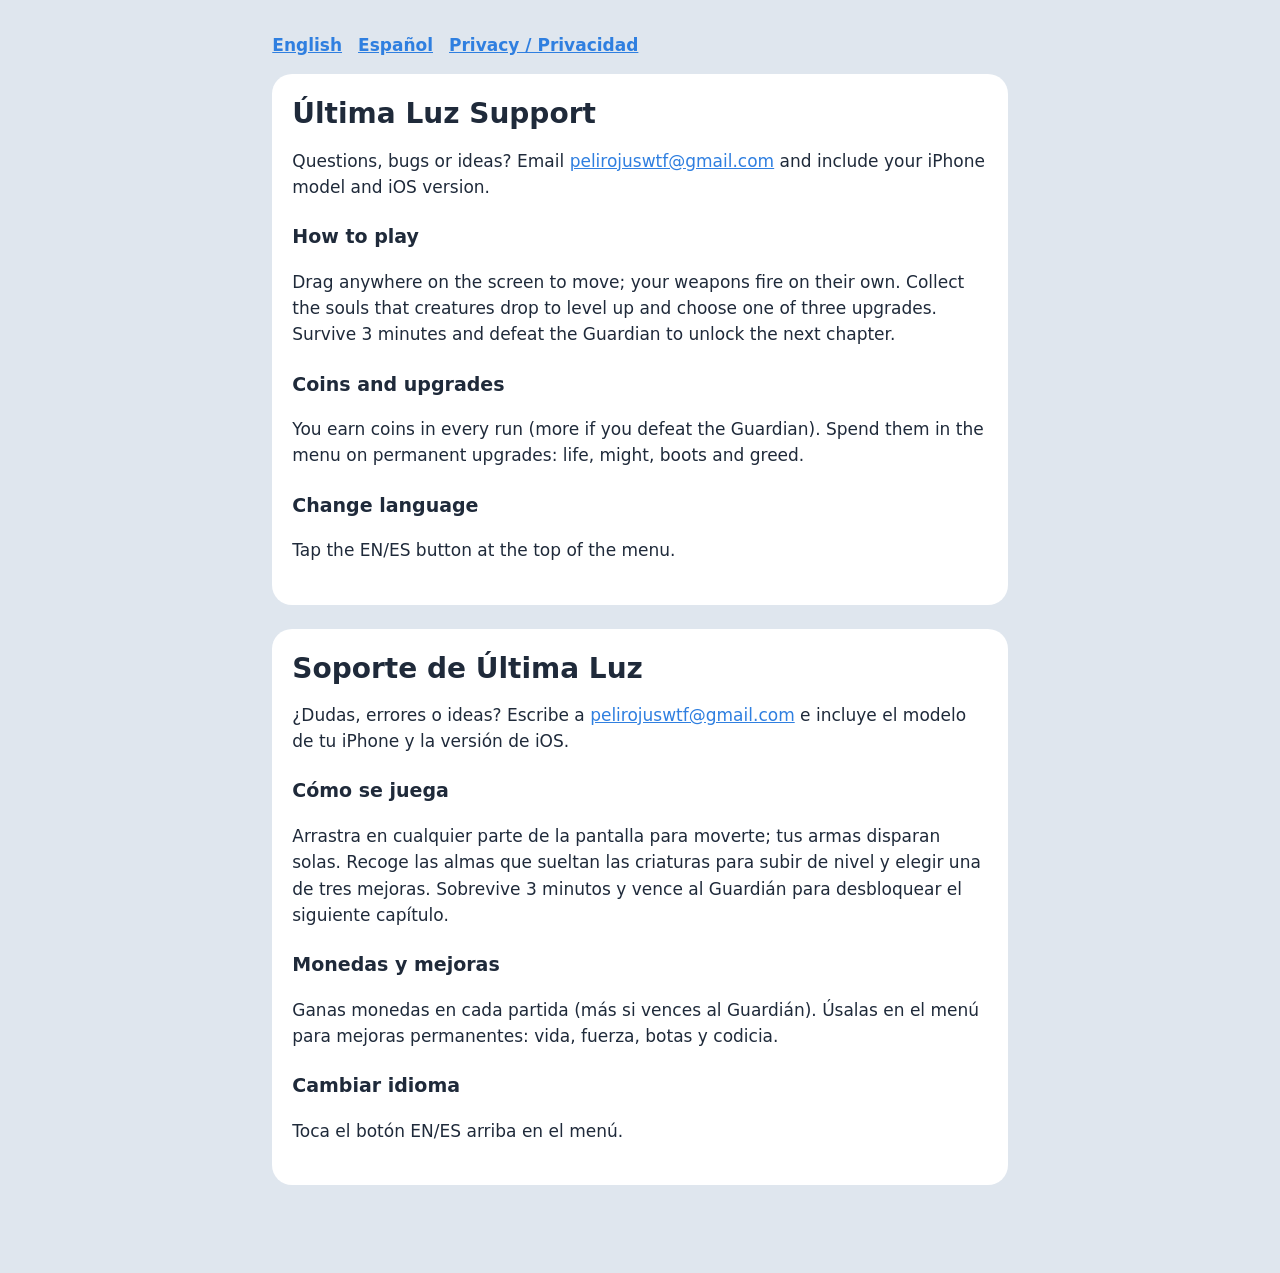
<file: ultima-luz/support.html>
<!doctype html>
<html lang="en">
<head>
<meta charset="utf-8">
<meta name="viewport" content="width=device-width, initial-scale=1">
<title>Última Luz · Support</title>
<style>
  :root{--bg:#dfe6ee;--card:#fff;--ink:#1f2a3a;--muted:#5d6b80;--accent:#2f7fe0}
  @media (prefers-color-scheme: dark){:root{--bg:#121820;--card:#1b2430;--ink:#e6edf5;--muted:#9aa8ba;--accent:#6aa8ff}}
  body{margin:0;background:var(--bg);color:var(--ink);font:17px/1.55 "Segoe UI", system-ui, -apple-system, sans-serif}
  main{max-width:68ch;margin:0 auto;padding:32px 16px 64px}
  section{background:var(--card);border-radius:20px;padding:24px 20px;margin-bottom:24px}
  h1{font-size:28px;line-height:1.15;margin:0 0 8px}
  h2{font-size:19px;margin:22px 0 6px}
  a{color:var(--accent)}
  nav{display:flex;gap:16px;margin-bottom:16px;font-weight:600}
</style>
</head>
<body>
<main>
  <nav><a href="#en">English</a><a href="#es">Español</a><a href="privacy.html">Privacy / Privacidad</a></nav>

  <section id="en" lang="en">
    <h1>Última Luz Support</h1>
    <p>Questions, bugs or ideas? Email <a href="mailto:pelirojuswtf@gmail.com?subject=%C3%9Altima%20Luz">pelirojuswtf@gmail.com</a> and include your iPhone model and iOS version.</p>
    <h2>How to play</h2>
    <p>Drag anywhere on the screen to move; your weapons fire on their own. Collect the souls that creatures drop to level up and choose one of three upgrades. Survive 3 minutes and defeat the Guardian to unlock the next chapter.</p>
    <h2>Coins and upgrades</h2>
    <p>You earn coins in every run (more if you defeat the Guardian). Spend them in the menu on permanent upgrades: life, might, boots and greed.</p>
    <h2>Change language</h2>
    <p>Tap the EN/ES button at the top of the menu.</p>
  </section>

  <section id="es" lang="es">
    <h1>Soporte de Última Luz</h1>
    <p>¿Dudas, errores o ideas? Escribe a <a href="mailto:pelirojuswtf@gmail.com?subject=%C3%9Altima%20Luz">pelirojuswtf@gmail.com</a> e incluye el modelo de tu iPhone y la versión de iOS.</p>
    <h2>Cómo se juega</h2>
    <p>Arrastra en cualquier parte de la pantalla para moverte; tus armas disparan solas. Recoge las almas que sueltan las criaturas para subir de nivel y elegir una de tres mejoras. Sobrevive 3 minutos y vence al Guardián para desbloquear el siguiente capítulo.</p>
    <h2>Monedas y mejoras</h2>
    <p>Ganas monedas en cada partida (más si vences al Guardián). Úsalas en el menú para mejoras permanentes: vida, fuerza, botas y codicia.</p>
    <h2>Cambiar idioma</h2>
    <p>Toca el botón EN/ES arriba en el menú.</p>
  </section>
</main>
</body>
</html>
</file>
